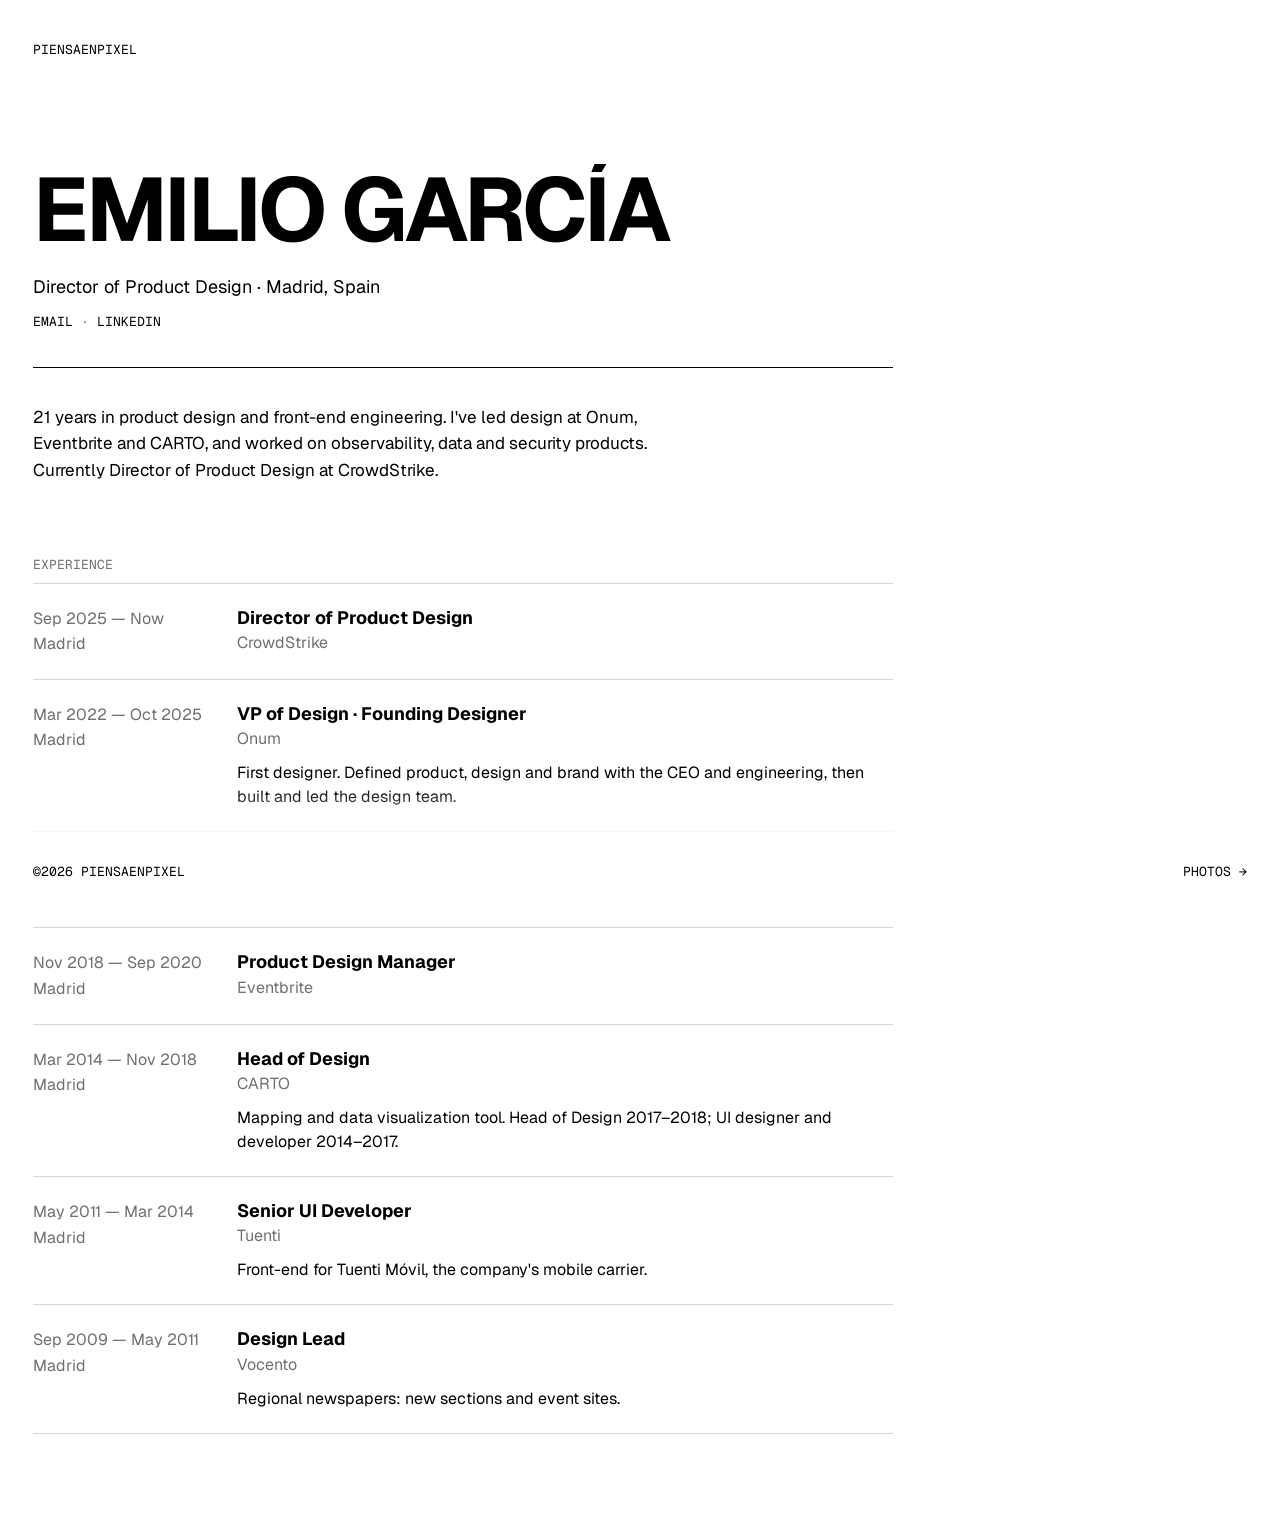
<file: index.html>
<!DOCTYPE html>
<html lang="en">
<head>
  <meta charset="utf-8">
  <meta name="viewport" content="width=device-width, initial-scale=1">
  <title>Emilio García — <p class="role fade">Director of Product Design · Madrid, Spain</p></title>
  <meta name="description" content="21 years in product design and front-end engineering. I&#x27;ve led design at Onum, Eventbrite and CARTO, and worked on observability, data and security products. Currently Director of Product Design at CrowdStrike.">
  <meta name="theme-color" content="#ffffff">
  <link rel="icon" href="photos/img/favicon.svg" type="image/svg+xml">
  <link rel="preconnect" href="https://fonts.googleapis.com">
  <link rel="preconnect" href="https://fonts.gstatic.com" crossorigin>
  <link href="https://fonts.googleapis.com/css2?family=Geist:wght@400;500;700;800&family=Geist+Mono:wght@400;500&display=swap" rel="stylesheet">
  <style>
    :root { --bg: #fff; --ink: #000; --muted: #6f6f6f; --line: #d4d4d4; --gutter: clamp(20px, 2.6vw, 40px); --bar-h: 56px; --ease: cubic-bezier(0.22, 1, 0.36, 1); }
    @media (prefers-color-scheme: dark) { :root { --bg: #121212; --ink: #e8e8e8; --muted: #8f8f8f; --line: #2c2c2c; } }
    *, *::before, *::after { box-sizing: border-box; }
    html { background: var(--bg); color: var(--ink); }
    body { margin: 0; min-height: 100svh; font-family: "Geist", "Helvetica Neue", Helvetica, Arial, sans-serif; font-size: 16px; line-height: 1.5; background: var(--bg); color: var(--ink); padding: calc(var(--gutter) * 1.2) var(--gutter) calc(var(--bar-h) + 32px); -webkit-font-smoothing: antialiased; }
    a { color: inherit; text-decoration: none; }
    .mono { font-family: "Geist Mono", "JetBrains Mono", Menlo, monospace; font-size: 13px; text-transform: uppercase; }
    .top { display: flex; justify-content: space-between; gap: 24px; }
    .top a, .bar a, .links a { position: relative; }
    .top a::after, .bar a::after, .links a::after { content: ""; position: absolute; left: 0; right: 0; bottom: -2px; height: 1px; background: currentColor; transform: scaleX(0); transform-origin: right; transition: transform 0.45s var(--ease); }
    .top a:hover::after, .bar a:hover::after, .links a:hover::after { transform: scaleX(1); transform-origin: left; }
    main { max-width: 860px; padding: clamp(56px, 12vh, 140px) 0 0; }
    h1 { margin: 0; font-weight: 700; font-size: clamp(44px, 7vw, 96px); line-height: 0.95; letter-spacing: -0.035em; text-transform: uppercase; }
    .w { display: inline-block; overflow: hidden; vertical-align: bottom; padding: 0.04em 0.04em 0.1em 0.02em; margin: -0.04em -0.04em -0.1em -0.02em; }
    .w__i { display: inline-block; transform: translateY(110%); animation: up 1s var(--ease) forwards; animation-delay: var(--d, 0ms); }
    @keyframes up { to { transform: none; } }
    .role { margin: 20px 0 0; font-size: 18px; }
    .links { margin: 12px 0 0; color: var(--muted); }
    .links a { color: var(--ink); }
    hr { border: 0; border-top: 1px solid var(--ink); margin: 36px 0; }
    .intro { max-width: 62ch; margin: 0; font-size: 17px; line-height: 1.55; }
    .exp { margin: clamp(48px, 8vh, 80px) 0 0; }
    .exp h2 { margin: 0 0 8px; font-weight: 400; color: var(--muted); }
    .job { display: grid; grid-template-columns: 180px 1fr; gap: 24px; padding: 22px 0; border-top: 1px solid var(--line); }
    .job:last-child { border-bottom: 1px solid var(--line); }
    .job__when { color: var(--muted); line-height: 1.6; }
    .job h3 { margin: 0; font-size: 18px; font-weight: 700; line-height: 1.3; }
    .job__co { margin: 2px 0 0; color: var(--muted); }
    .job__desc { margin: 10px 0 0; max-width: 60ch; }
    .fade { opacity: 0; animation: fade 1s var(--ease) forwards; }
    .fade:nth-of-type(2) { animation-delay: 0.1s; } .fade:nth-of-type(3) { animation-delay: 0.2s; } .fade:nth-of-type(4) { animation-delay: 0.3s; } .fade:nth-of-type(5) { animation-delay: 0.4s; } .fade:nth-of-type(6) { animation-delay: 0.5s; }
    @keyframes fade { to { opacity: 1; } }
    .bar { position: fixed; left: 0; right: 0; bottom: 0; height: calc(var(--bar-h) + 56px); display: flex; justify-content: space-between; align-items: flex-end; padding: 0 var(--gutter) calc((var(--bar-h) - 20px) / 2); color: var(--ink); pointer-events: none; background: linear-gradient(to top, var(--bg) 0%, var(--bg) var(--bar-h), transparent 100%); }
    .bar > * { pointer-events: auto; line-height: 20px; }
    :root[data-env="staging"] .bar span::before { content: "Staging · "; }
    @media (max-width: 640px) { .job { grid-template-columns: 1fr; gap: 6px; } }
    @media (prefers-reduced-motion: reduce) { .w__i, .fade { animation: none; transform: none; opacity: 1; } }
  </style>
</head>
<body>
  <header class="top mono">
    <a href="./">piensaenpixel</a>
  </header>
  <main>
    <h1><span class="w"><span class="w__i" style="--d:0ms">Emilio</span></span> <span class="w"><span class="w__i" style="--d:70ms">García</span></span></h1>
    <p class="role fade">Director of Product Design · Madrid, Spain</p>
    <p class="links mono fade"><a href="mailto:piensaenpixel@gmail.com">Email</a> · <a href="https://www.linkedin.com/in/piensaenpixel/" target="_blank" rel="noopener">LinkedIn</a></p>
    <hr class="fade">
    <p class="intro fade">21 years in product design and front-end engineering. I&#x27;ve led design at Onum, Eventbrite and CARTO, and worked on observability, data and security products. Currently Director of Product Design at CrowdStrike.</p>
    <section class="exp fade"><h2 class="mono">Experience</h2><article class="job"><div class="job__when">Sep 2025 — Now<br>Madrid</div><div class="job__what"><h3>Director of Product Design</h3><p class="job__co">CrowdStrike</p></div></article><article class="job"><div class="job__when">Mar 2022 — Oct 2025<br>Madrid</div><div class="job__what"><h3>VP of Design · Founding Designer</h3><p class="job__co">Onum</p><p class="job__desc">First designer. Defined product, design and brand with the CEO and engineering, then built and led the design team.</p></div></article><article class="job"><div class="job__when">Sep 2020 — Sep 2023<br>Remote</div><div class="job__what"><h3>Principal Product Designer</h3><p class="job__co">New Relic</p></div></article><article class="job"><div class="job__when">Nov 2018 — Sep 2020<br>Madrid</div><div class="job__what"><h3>Product Design Manager</h3><p class="job__co">Eventbrite</p></div></article><article class="job"><div class="job__when">Mar 2014 — Nov 2018<br>Madrid</div><div class="job__what"><h3>Head of Design</h3><p class="job__co">CARTO</p><p class="job__desc">Mapping and data visualization tool. Head of Design 2017–2018; UI designer and developer 2014–2017.</p></div></article><article class="job"><div class="job__when">May 2011 — Mar 2014<br>Madrid</div><div class="job__what"><h3>Senior UI Developer</h3><p class="job__co">Tuenti</p><p class="job__desc">Front-end for Tuenti Móvil, the company&#x27;s mobile carrier.</p></div></article><article class="job"><div class="job__when">Sep 2009 — May 2011<br>Madrid</div><div class="job__what"><h3>Design Lead</h3><p class="job__co">Vocento</p><p class="job__desc">Regional newspapers: new sections and event sites.</p></div></article></section>
  </main>
  <div class="bar mono"><span>©2026 piensaenpixel</span><a href="photos/">Photos →</a></div>
</body>
</html>
</file>
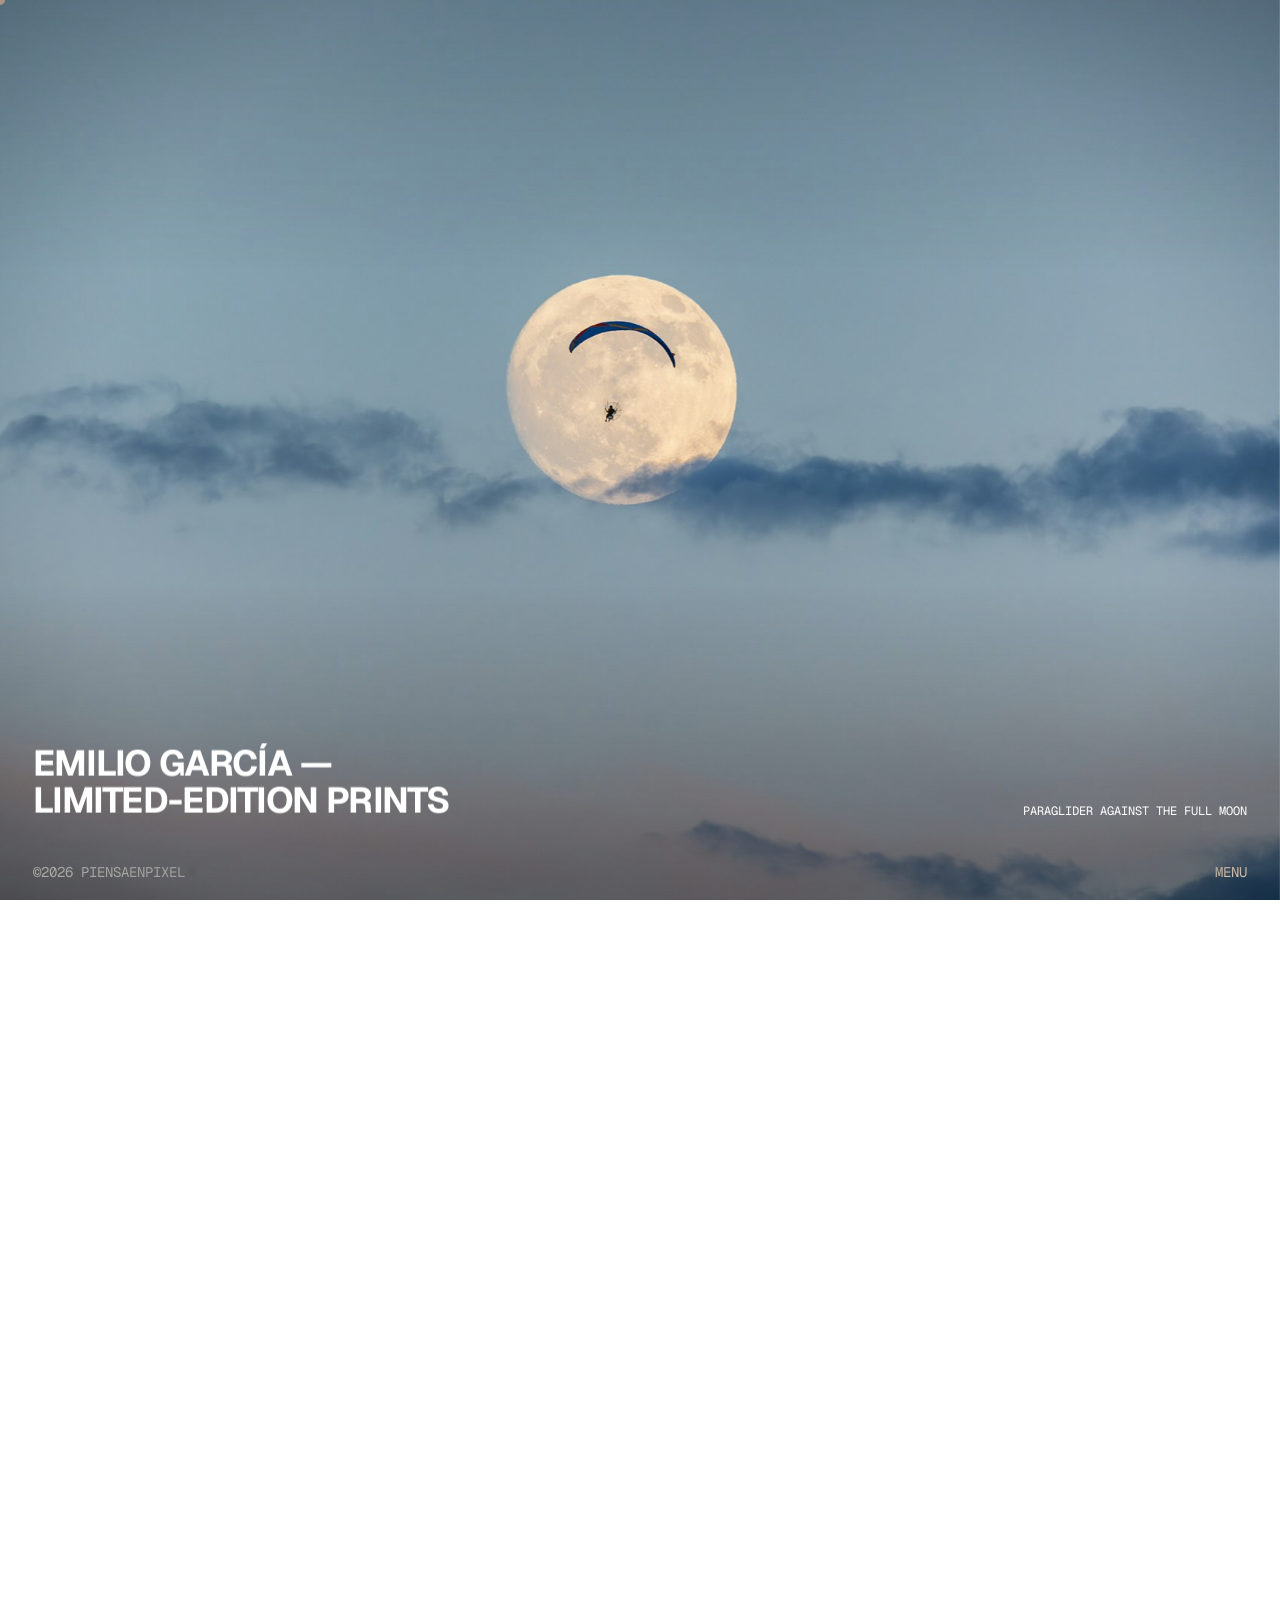
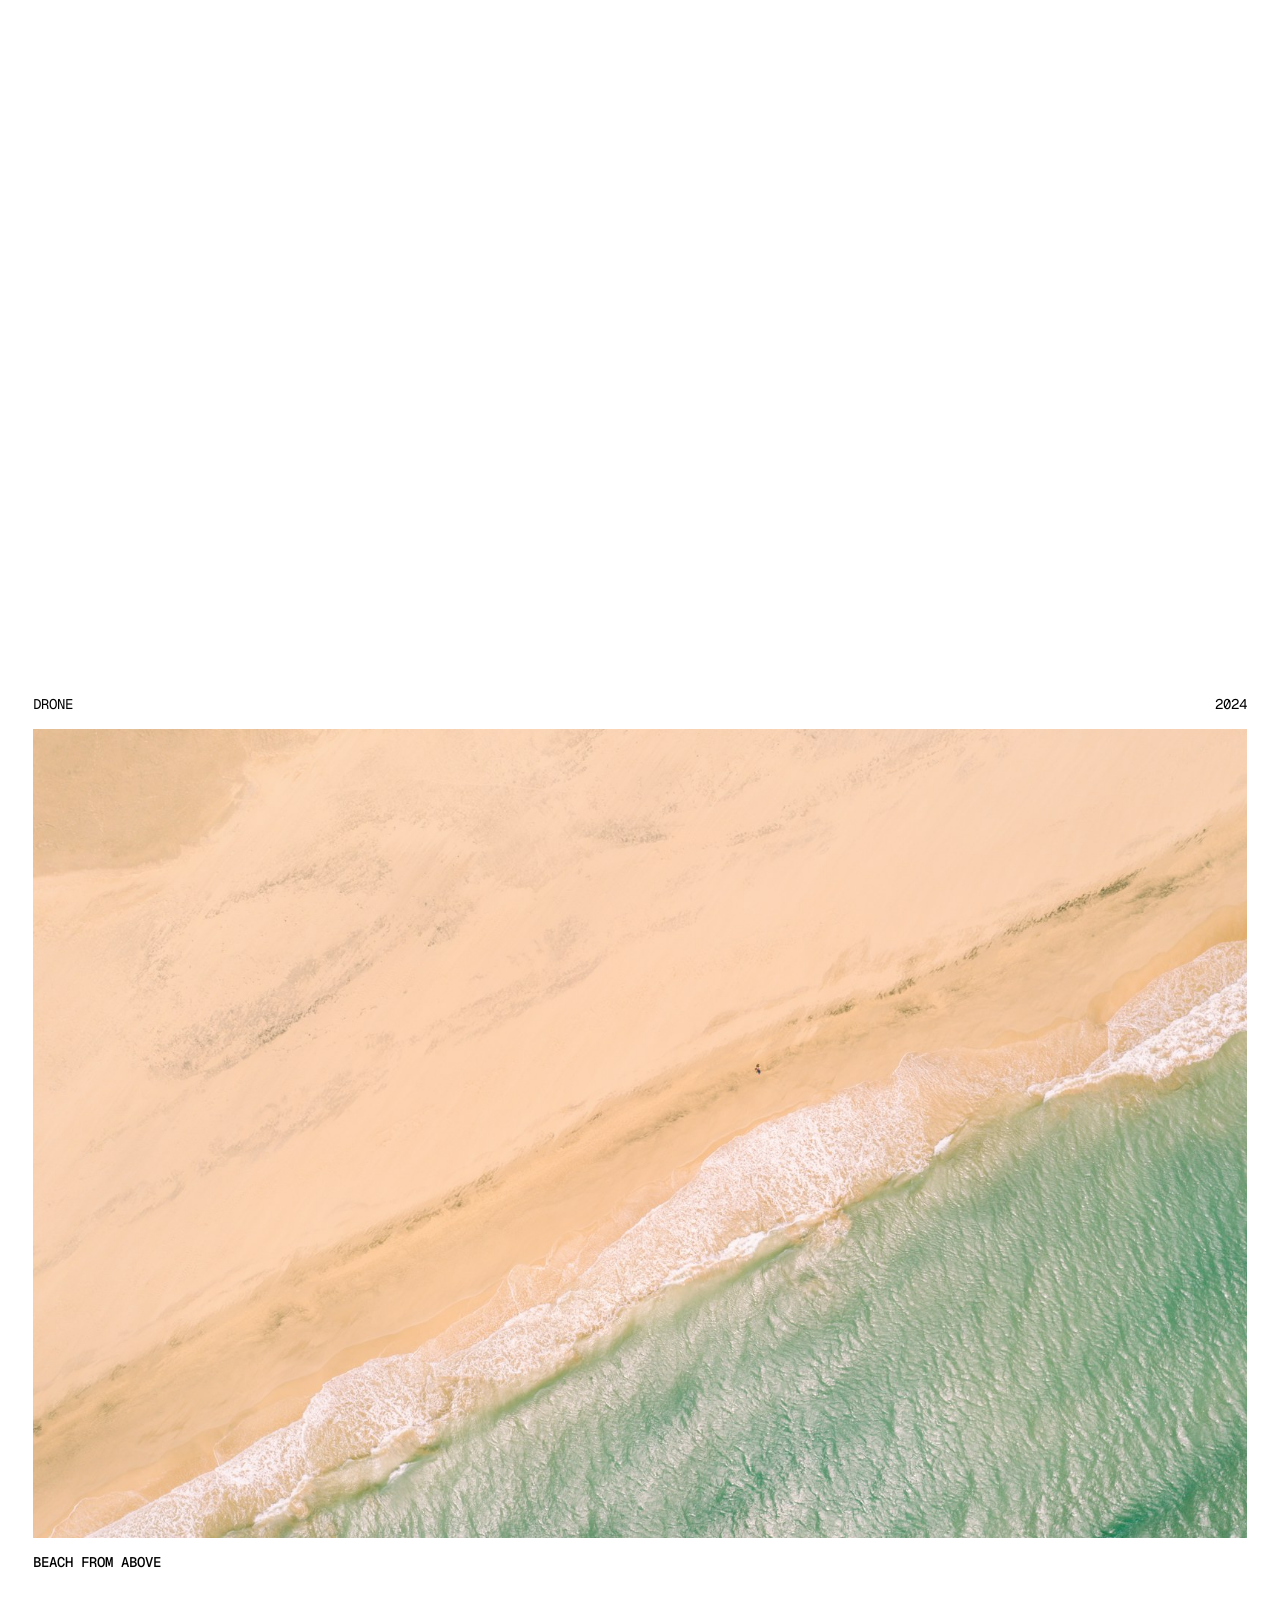
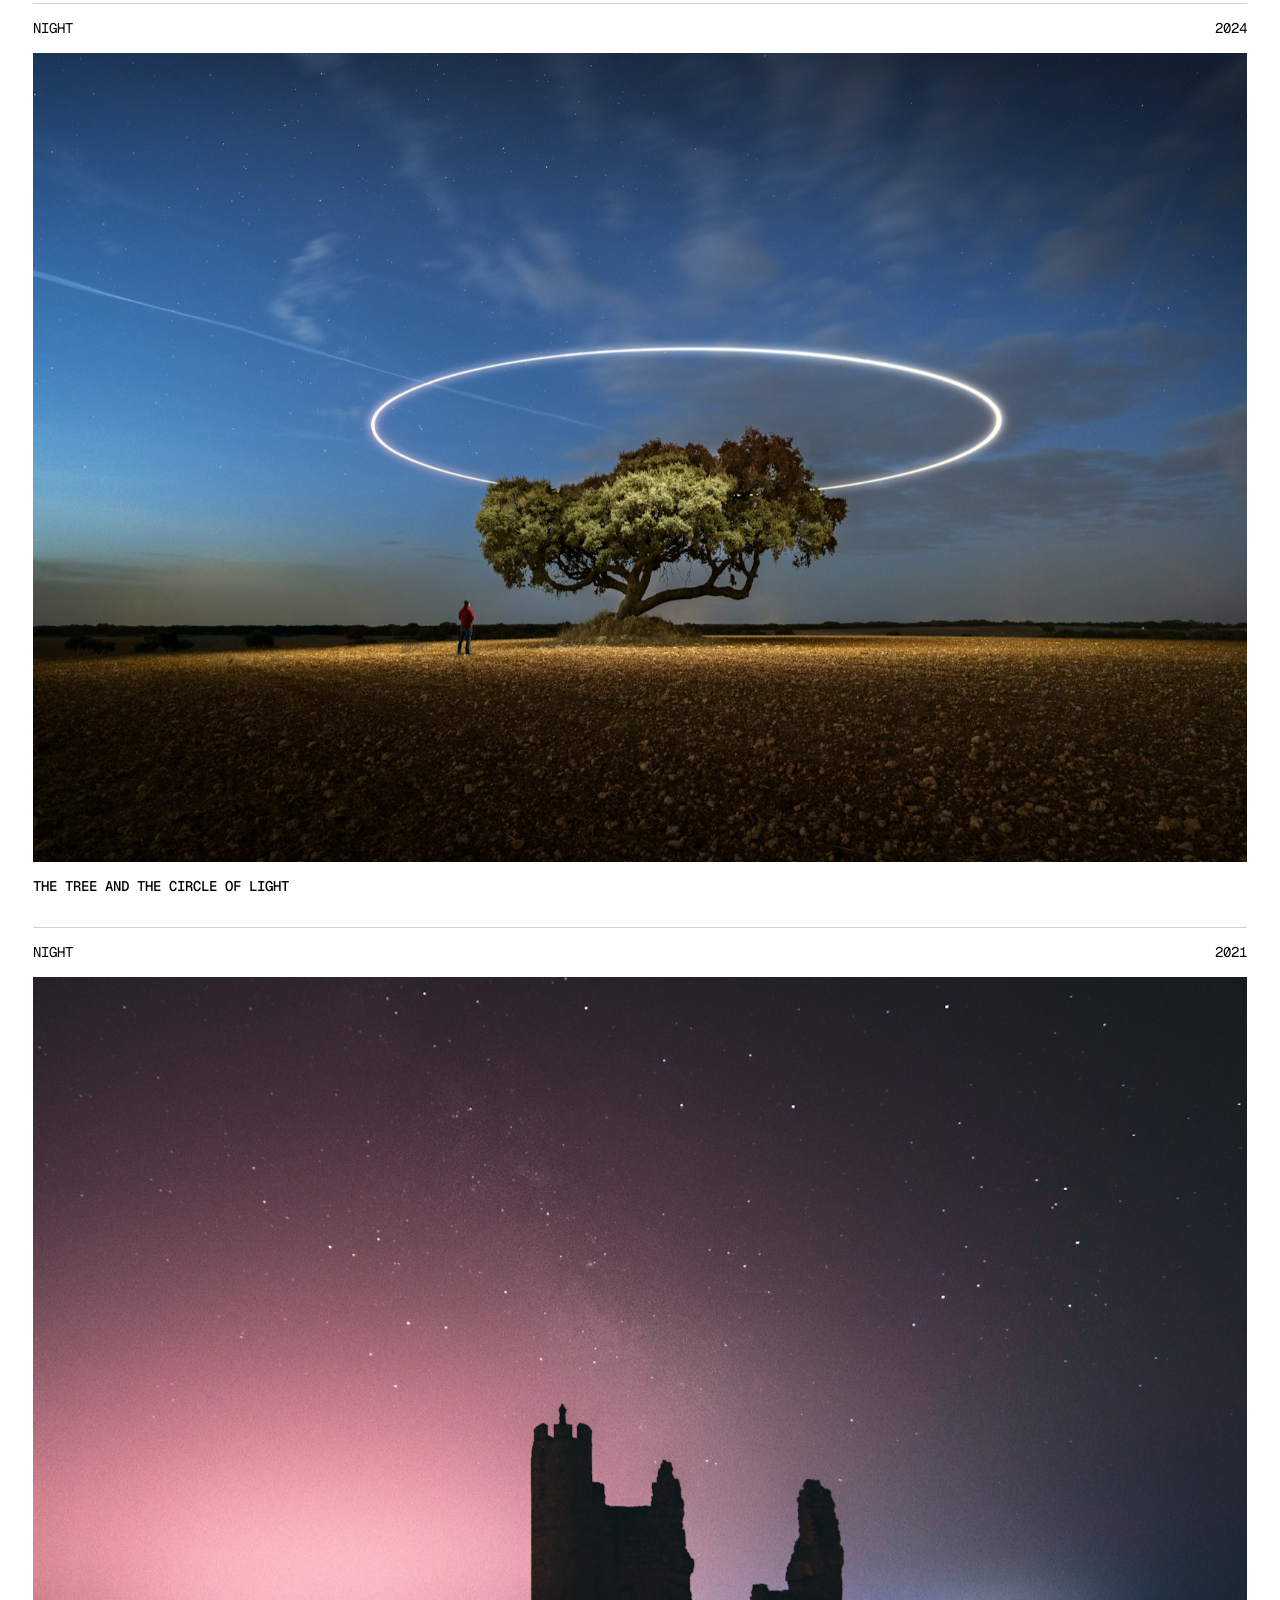
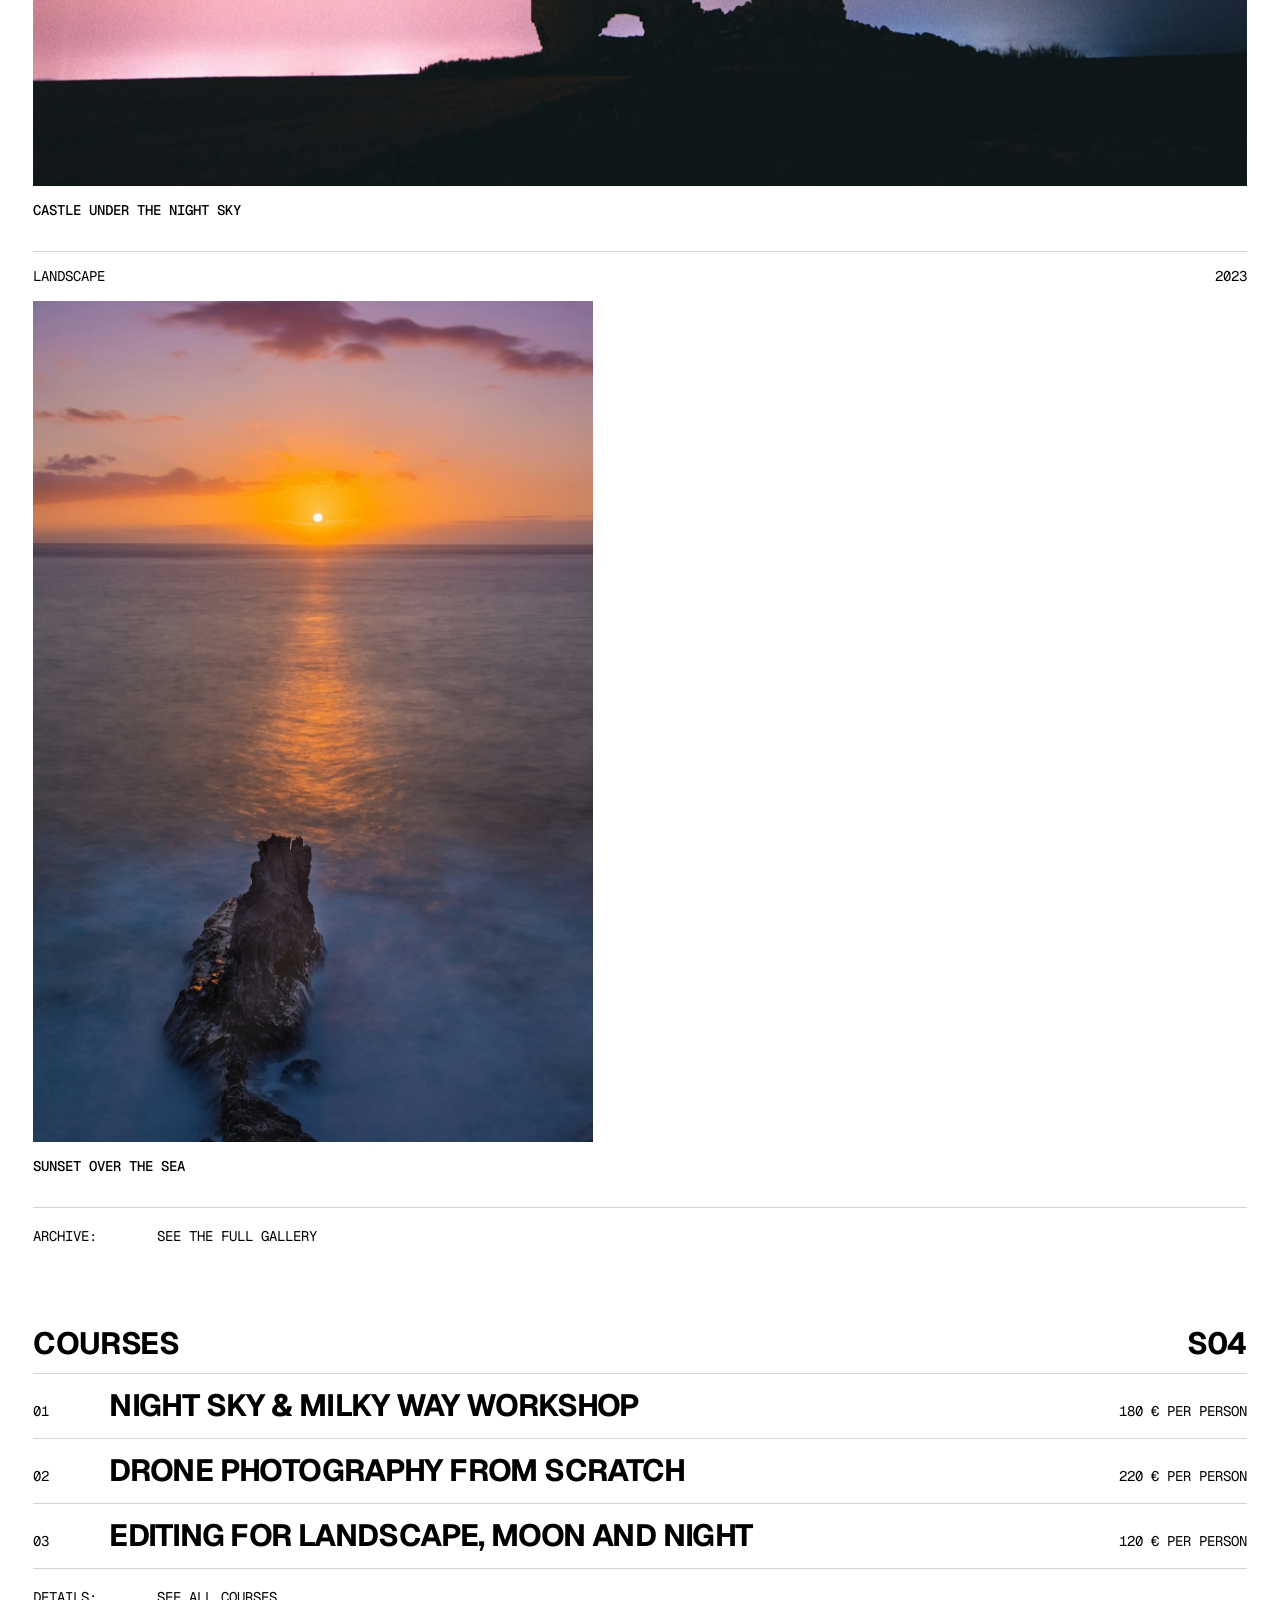
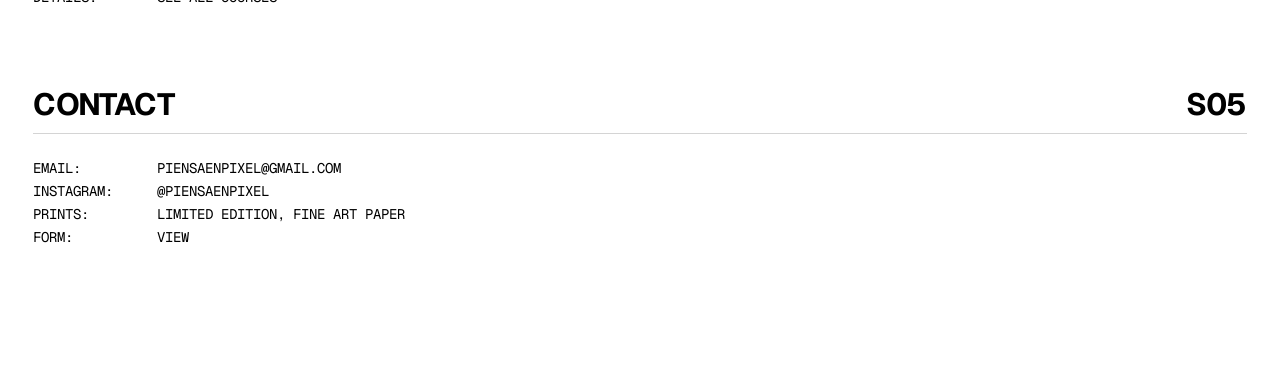
<file: photos/index.html>
<!DOCTYPE html>
<html lang="en">
<head>
  <meta charset="utf-8">
  <meta name="viewport" content="width=device-width, initial-scale=1">
  <title>piensaenpixel — Photography</title>
  <meta name="description" content="Landscape, moon, drone and night photography. Limited-edition prints available.">
  <meta name="theme-color" content="#ffffff">
  <meta property="og:title" content="piensaenpixel — Photography">
  <meta property="og:description" content="Landscape, moon, drone and night photography.">
  <meta property="og:image" content="img/fotos/paisaje_1.jpg">
  <link rel="icon" href="img/favicon.svg" type="image/svg+xml">
  <link rel="preconnect" href="https://fonts.googleapis.com">
  <link rel="preconnect" href="https://fonts.gstatic.com" crossorigin>
  <link href="https://fonts.googleapis.com/css2?family=Geist:wght@500;700;800&family=Geist+Mono:wght@400;500&display=swap" rel="stylesheet">
  <script>
    (function () {
      try {
        var t = localStorage.getItem("theme");
        if (t === "light" || t === "dark") document.documentElement.setAttribute("data-theme", t);
      } catch (e) {}
    })();
  </script>
  <link rel="stylesheet" href="css/style.css?v=4dee3142">
</head>
<body>
  <div class="loader" id="loader" aria-hidden="true">
    <p class="loader__name"><span>piensaenpixel</span></p>
    <p class="loader__sub"><span>Photography — Madrid</span></p>
    <div class="loader__bar"><i></i></div>
  </div>
  <div class="cursor" id="cursor" aria-hidden="true"><span class="cursor__label" id="cursor-label"></span></div>

  <main id="app" class="app" tabindex="-1"></main>

  <div class="bar" id="bar">
    <a class="bar__brand" href="../">©<span id="year"></span> piensaenpixel</a>
    <button class="bar__menu" id="menu-btn" aria-expanded="false" aria-controls="menu"><span data-open>Menu</span><span data-close hidden>Close</span></button>
  </div>

  <div class="menu" id="menu" hidden>
    <nav class="menu__nav" aria-label="Menu">
      <a href="#/"><small>S00</small>Home</a>
      <a href="#/gallery/landscape"><small>S01</small>Landscape</a>
      <a href="#/gallery/moon"><small>S02</small>Moon</a>
      <a href="#/gallery/drone"><small>S03</small>Drone</a>
      <a href="#/gallery/night"><small>S04</small>Night</a>
      <a href="#/about"><small>S05</small>About</a>
      <a href="#/courses"><small>S06</small>Courses</a>
      <a href="#/contact"><small>S07</small>Contact</a>
    </nav>
    <div class="menu__foot">
      <div class="menu__row"><span>Home:</span><span><a href="../">piensaenpixel.es</a></span></div>
      <div class="menu__row"><span>Social:</span><span><a href="https://www.instagram.com/piensaenpixel/" target="_blank" rel="noopener">Instagram</a><br><a href="https://unsplash.com/@piensaenpixel" target="_blank" rel="noopener">Unsplash</a></span></div>
      <div class="menu__row menu__row--theme"><span>Theme:</span><button class="menu__theme" id="theme-btn" type="button"><span data-theme-label>Light</span></button></div>
    </div>
  </div>

  <noscript><p class="noscript">This site needs JavaScript to show the gallery.</p></noscript>

  <script src="js/data.js?v=4dee3142"></script>
  <script src="js/app.js?v=4dee3142"></script>
</body>
</html>
</file>
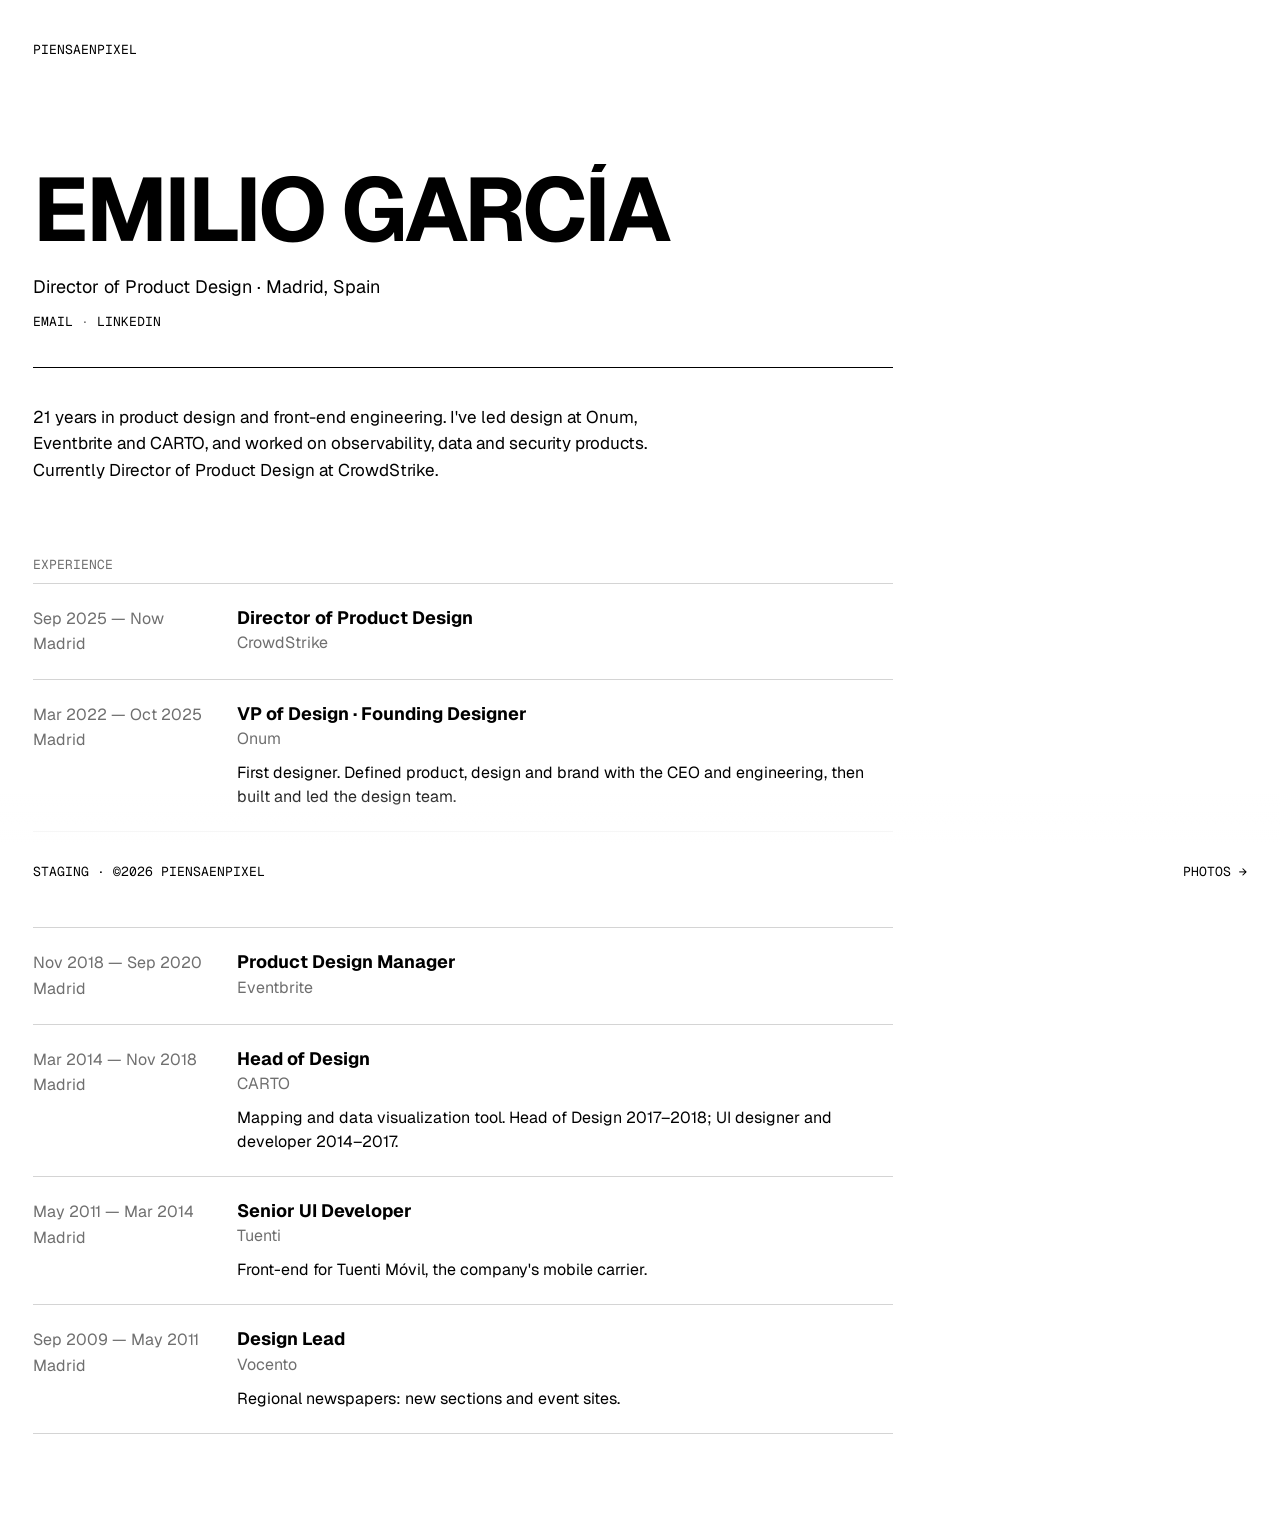
<file: staging/index.html>
<!DOCTYPE html>
<html lang="en" data-env="staging">
<head>
  <meta charset="utf-8">
  <meta name="viewport" content="width=device-width, initial-scale=1">
  <title>Emilio García — <p class="role fade">Director of Product Design · Madrid, Spain</p></title>
  <meta name="description" content="21 years in product design and front-end engineering. I&#x27;ve led design at Onum, Eventbrite and CARTO, and worked on observability, data and security products. Currently Director of Product Design at CrowdStrike.">
  <meta name="theme-color" content="#ffffff">
  <meta name="robots" content="noindex, nofollow">
  <link rel="icon" href="photos/img/favicon.svg" type="image/svg+xml">
  <link rel="preconnect" href="https://fonts.googleapis.com">
  <link rel="preconnect" href="https://fonts.gstatic.com" crossorigin>
  <link href="https://fonts.googleapis.com/css2?family=Geist:wght@400;500;700;800&family=Geist+Mono:wght@400;500&display=swap" rel="stylesheet">
  <style>
    :root { --bg: #fff; --ink: #000; --muted: #6f6f6f; --line: #d4d4d4; --gutter: clamp(20px, 2.6vw, 40px); --bar-h: 56px; --ease: cubic-bezier(0.22, 1, 0.36, 1); }
    @media (prefers-color-scheme: dark) { :root { --bg: #121212; --ink: #e8e8e8; --muted: #8f8f8f; --line: #2c2c2c; } }
    *, *::before, *::after { box-sizing: border-box; }
    html { background: var(--bg); color: var(--ink); }
    body { margin: 0; min-height: 100svh; font-family: "Geist", "Helvetica Neue", Helvetica, Arial, sans-serif; font-size: 16px; line-height: 1.5; background: var(--bg); color: var(--ink); padding: calc(var(--gutter) * 1.2) var(--gutter) calc(var(--bar-h) + 32px); -webkit-font-smoothing: antialiased; }
    a { color: inherit; text-decoration: none; }
    .mono { font-family: "Geist Mono", "JetBrains Mono", Menlo, monospace; font-size: 13px; text-transform: uppercase; }
    .top { display: flex; justify-content: space-between; gap: 24px; }
    .top a, .bar a, .links a { position: relative; }
    .top a::after, .bar a::after, .links a::after { content: ""; position: absolute; left: 0; right: 0; bottom: -2px; height: 1px; background: currentColor; transform: scaleX(0); transform-origin: right; transition: transform 0.45s var(--ease); }
    .top a:hover::after, .bar a:hover::after, .links a:hover::after { transform: scaleX(1); transform-origin: left; }
    main { max-width: 860px; padding: clamp(56px, 12vh, 140px) 0 0; }
    h1 { margin: 0; font-weight: 700; font-size: clamp(44px, 7vw, 96px); line-height: 0.95; letter-spacing: -0.035em; text-transform: uppercase; }
    .w { display: inline-block; overflow: hidden; vertical-align: bottom; padding: 0.04em 0.04em 0.1em 0.02em; margin: -0.04em -0.04em -0.1em -0.02em; }
    .w__i { display: inline-block; transform: translateY(110%); animation: up 1s var(--ease) forwards; animation-delay: var(--d, 0ms); }
    @keyframes up { to { transform: none; } }
    .role { margin: 20px 0 0; font-size: 18px; }
    .links { margin: 12px 0 0; color: var(--muted); }
    .links a { color: var(--ink); }
    hr { border: 0; border-top: 1px solid var(--ink); margin: 36px 0; }
    .intro { max-width: 62ch; margin: 0; font-size: 17px; line-height: 1.55; }
    .exp { margin: clamp(48px, 8vh, 80px) 0 0; }
    .exp h2 { margin: 0 0 8px; font-weight: 400; color: var(--muted); }
    .job { display: grid; grid-template-columns: 180px 1fr; gap: 24px; padding: 22px 0; border-top: 1px solid var(--line); }
    .job:last-child { border-bottom: 1px solid var(--line); }
    .job__when { color: var(--muted); line-height: 1.6; }
    .job h3 { margin: 0; font-size: 18px; font-weight: 700; line-height: 1.3; }
    .job__co { margin: 2px 0 0; color: var(--muted); }
    .job__desc { margin: 10px 0 0; max-width: 60ch; }
    .fade { opacity: 0; animation: fade 1s var(--ease) forwards; }
    .fade:nth-of-type(2) { animation-delay: 0.1s; } .fade:nth-of-type(3) { animation-delay: 0.2s; } .fade:nth-of-type(4) { animation-delay: 0.3s; } .fade:nth-of-type(5) { animation-delay: 0.4s; } .fade:nth-of-type(6) { animation-delay: 0.5s; }
    @keyframes fade { to { opacity: 1; } }
    .bar { position: fixed; left: 0; right: 0; bottom: 0; height: calc(var(--bar-h) + 56px); display: flex; justify-content: space-between; align-items: flex-end; padding: 0 var(--gutter) calc((var(--bar-h) - 20px) / 2); color: var(--ink); pointer-events: none; background: linear-gradient(to top, var(--bg) 0%, var(--bg) var(--bar-h), transparent 100%); }
    .bar > * { pointer-events: auto; line-height: 20px; }
    :root[data-env="staging"] .bar span::before { content: "Staging · "; }
    @media (max-width: 640px) { .job { grid-template-columns: 1fr; gap: 6px; } }
    @media (prefers-reduced-motion: reduce) { .w__i, .fade { animation: none; transform: none; opacity: 1; } }
  </style>
</head>
<body>
  <header class="top mono">
    <a href="./">piensaenpixel</a>
  </header>
  <main>
    <h1><span class="w"><span class="w__i" style="--d:0ms">Emilio</span></span> <span class="w"><span class="w__i" style="--d:70ms">García</span></span></h1>
    <p class="role fade">Director of Product Design · Madrid, Spain</p>
    <p class="links mono fade"><a href="mailto:piensaenpixel@gmail.com">Email</a> · <a href="https://www.linkedin.com/in/piensaenpixel/" target="_blank" rel="noopener">LinkedIn</a></p>
    <hr class="fade">
    <p class="intro fade">21 years in product design and front-end engineering. I&#x27;ve led design at Onum, Eventbrite and CARTO, and worked on observability, data and security products. Currently Director of Product Design at CrowdStrike.</p>
    <section class="exp fade"><h2 class="mono">Experience</h2><article class="job"><div class="job__when">Sep 2025 — Now<br>Madrid</div><div class="job__what"><h3>Director of Product Design</h3><p class="job__co">CrowdStrike</p></div></article><article class="job"><div class="job__when">Mar 2022 — Oct 2025<br>Madrid</div><div class="job__what"><h3>VP of Design · Founding Designer</h3><p class="job__co">Onum</p><p class="job__desc">First designer. Defined product, design and brand with the CEO and engineering, then built and led the design team.</p></div></article><article class="job"><div class="job__when">Sep 2020 — Sep 2023<br>Remote</div><div class="job__what"><h3>Principal Product Designer</h3><p class="job__co">New Relic</p></div></article><article class="job"><div class="job__when">Nov 2018 — Sep 2020<br>Madrid</div><div class="job__what"><h3>Product Design Manager</h3><p class="job__co">Eventbrite</p></div></article><article class="job"><div class="job__when">Mar 2014 — Nov 2018<br>Madrid</div><div class="job__what"><h3>Head of Design</h3><p class="job__co">CARTO</p><p class="job__desc">Mapping and data visualization tool. Head of Design 2017–2018; UI designer and developer 2014–2017.</p></div></article><article class="job"><div class="job__when">May 2011 — Mar 2014<br>Madrid</div><div class="job__what"><h3>Senior UI Developer</h3><p class="job__co">Tuenti</p><p class="job__desc">Front-end for Tuenti Móvil, the company&#x27;s mobile carrier.</p></div></article><article class="job"><div class="job__when">Sep 2009 — May 2011<br>Madrid</div><div class="job__what"><h3>Design Lead</h3><p class="job__co">Vocento</p><p class="job__desc">Regional newspapers: new sections and event sites.</p></div></article></section>
  </main>
  <div class="bar mono"><span>©2026 piensaenpixel</span><a href="photos/">Photos →</a></div>
</body>
</html>
</file>
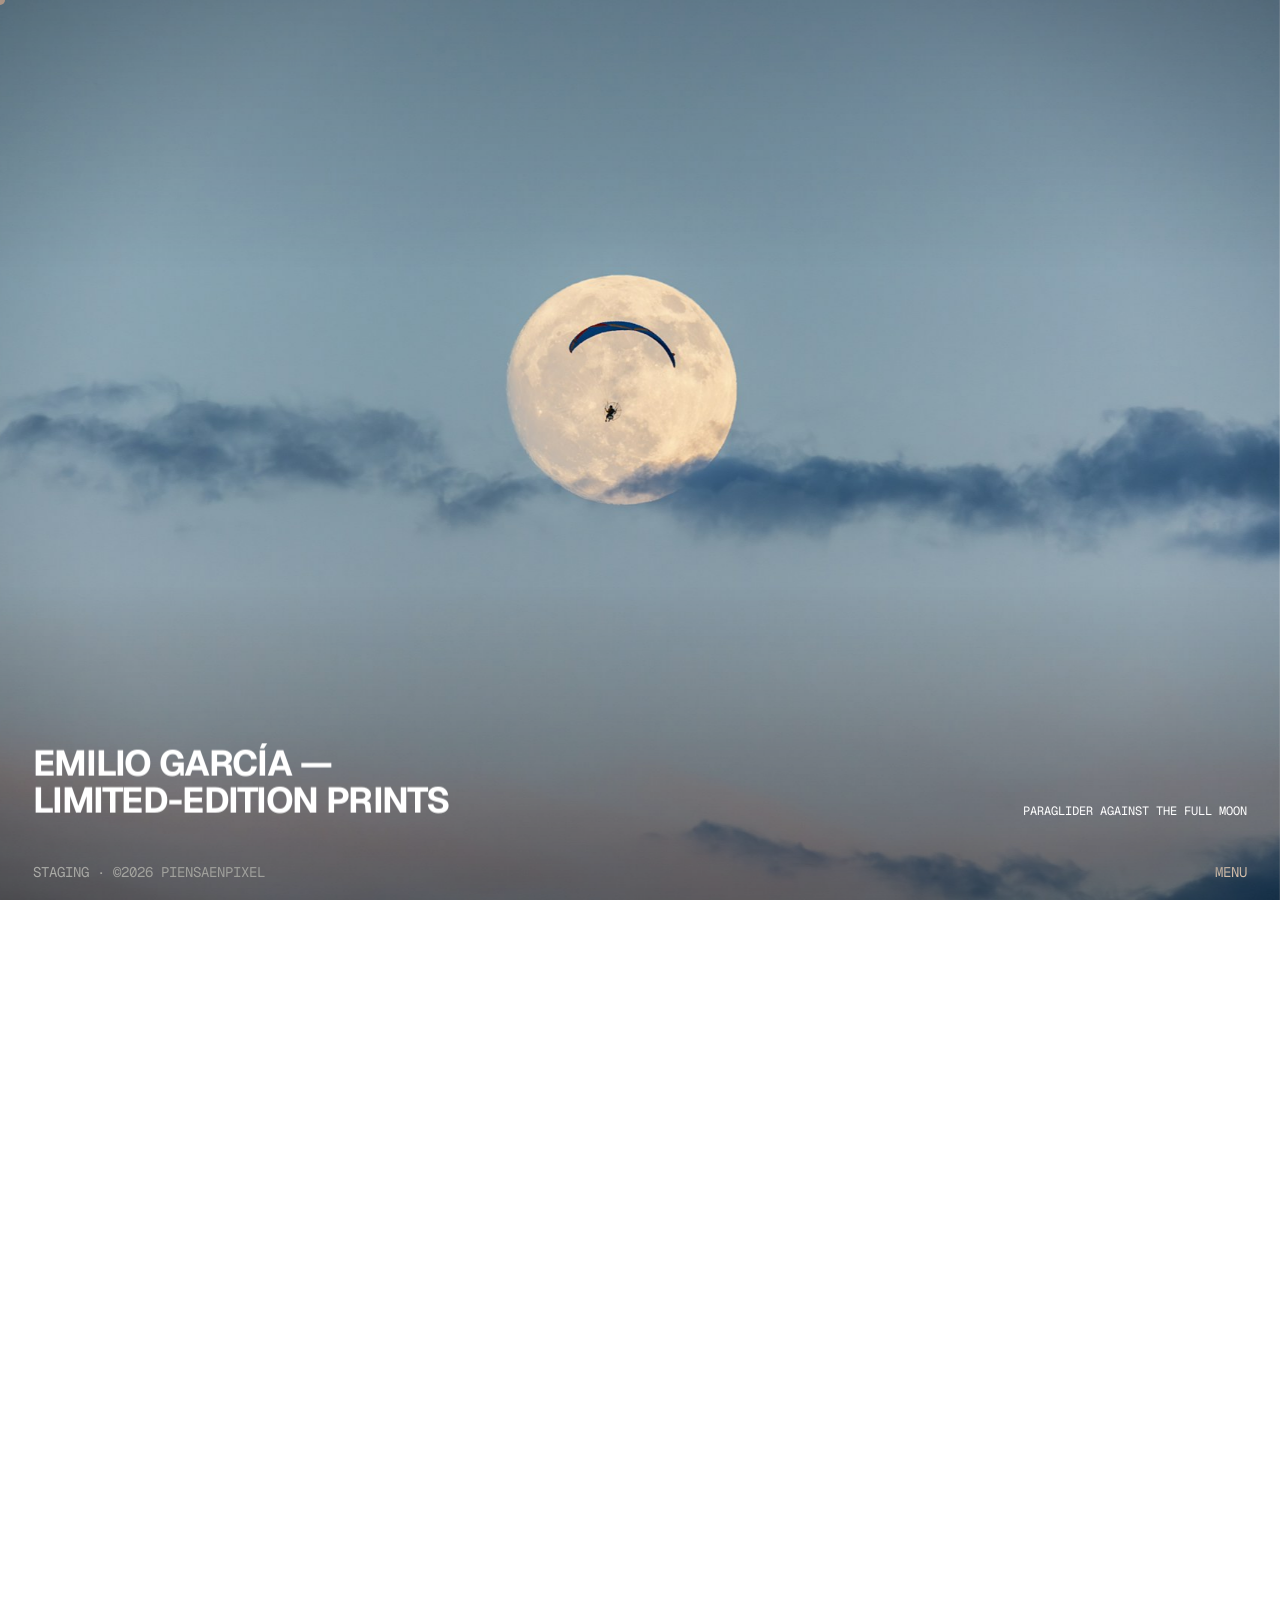
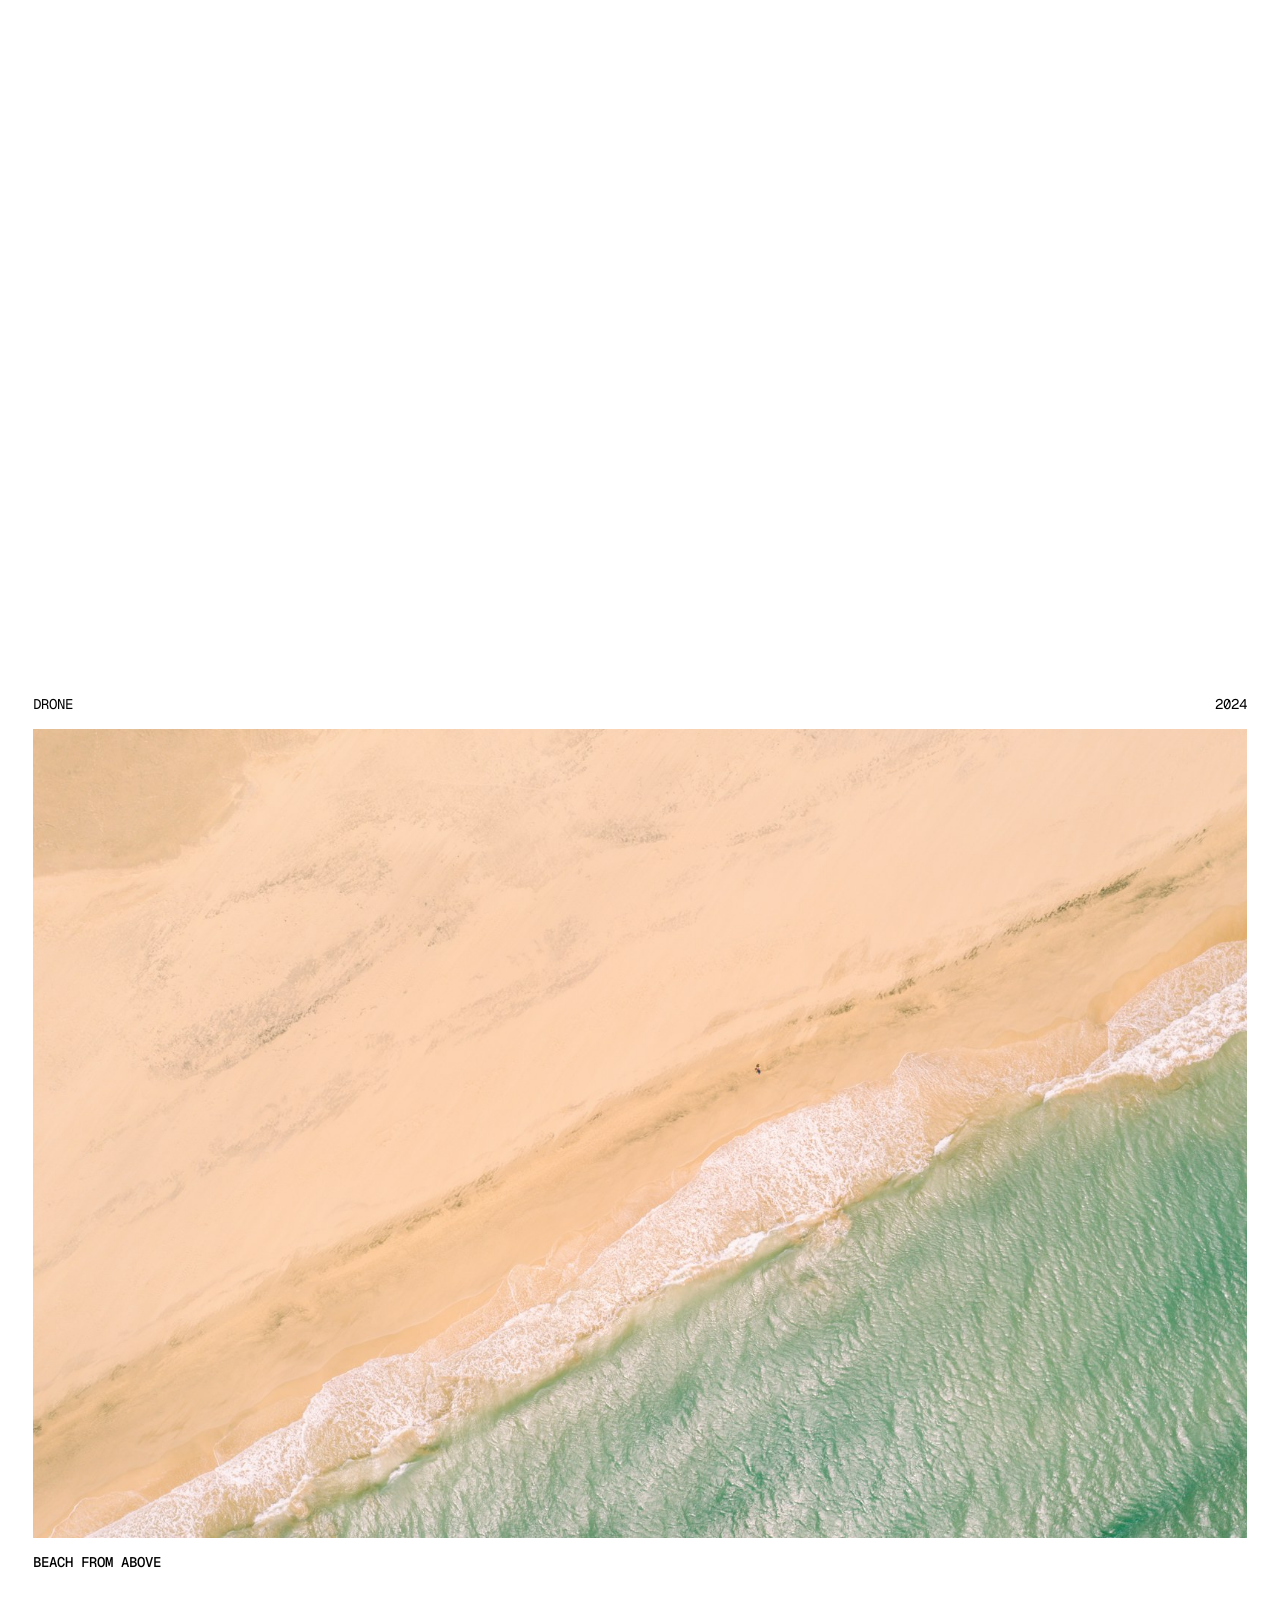
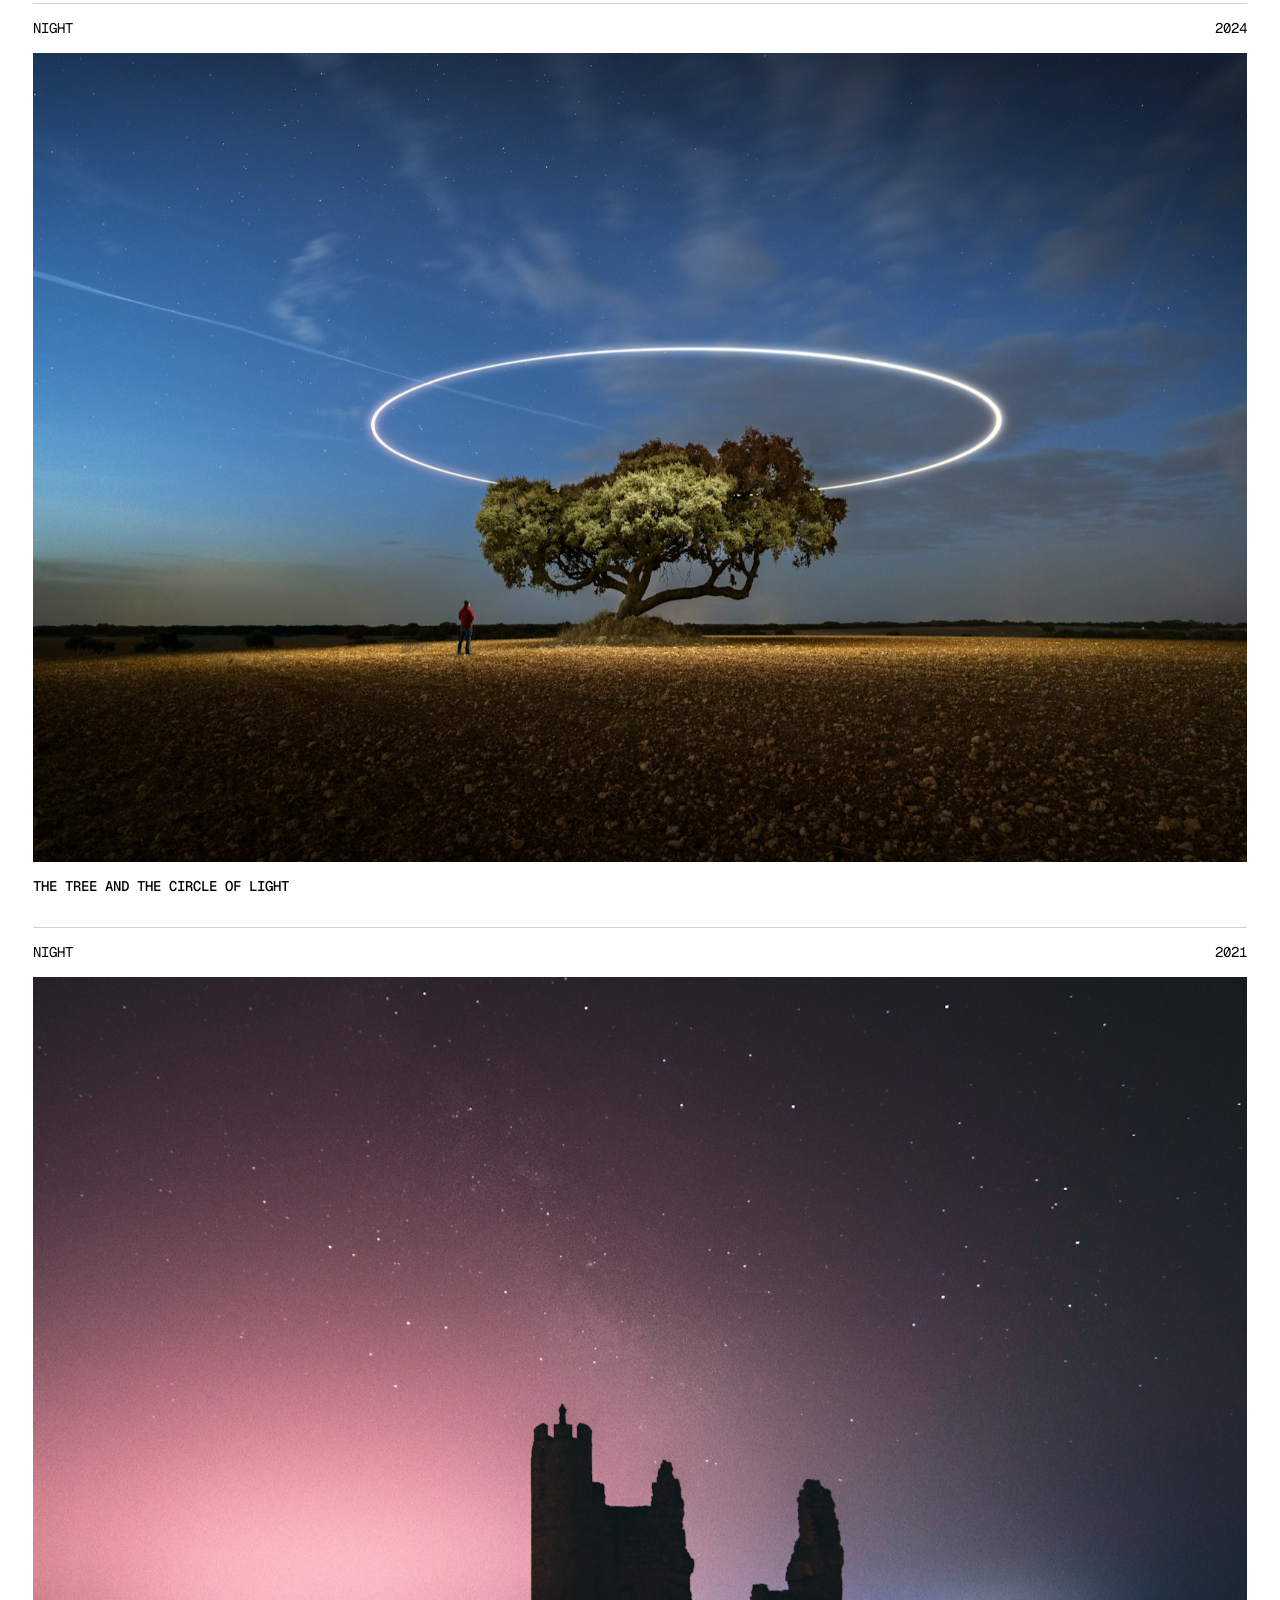
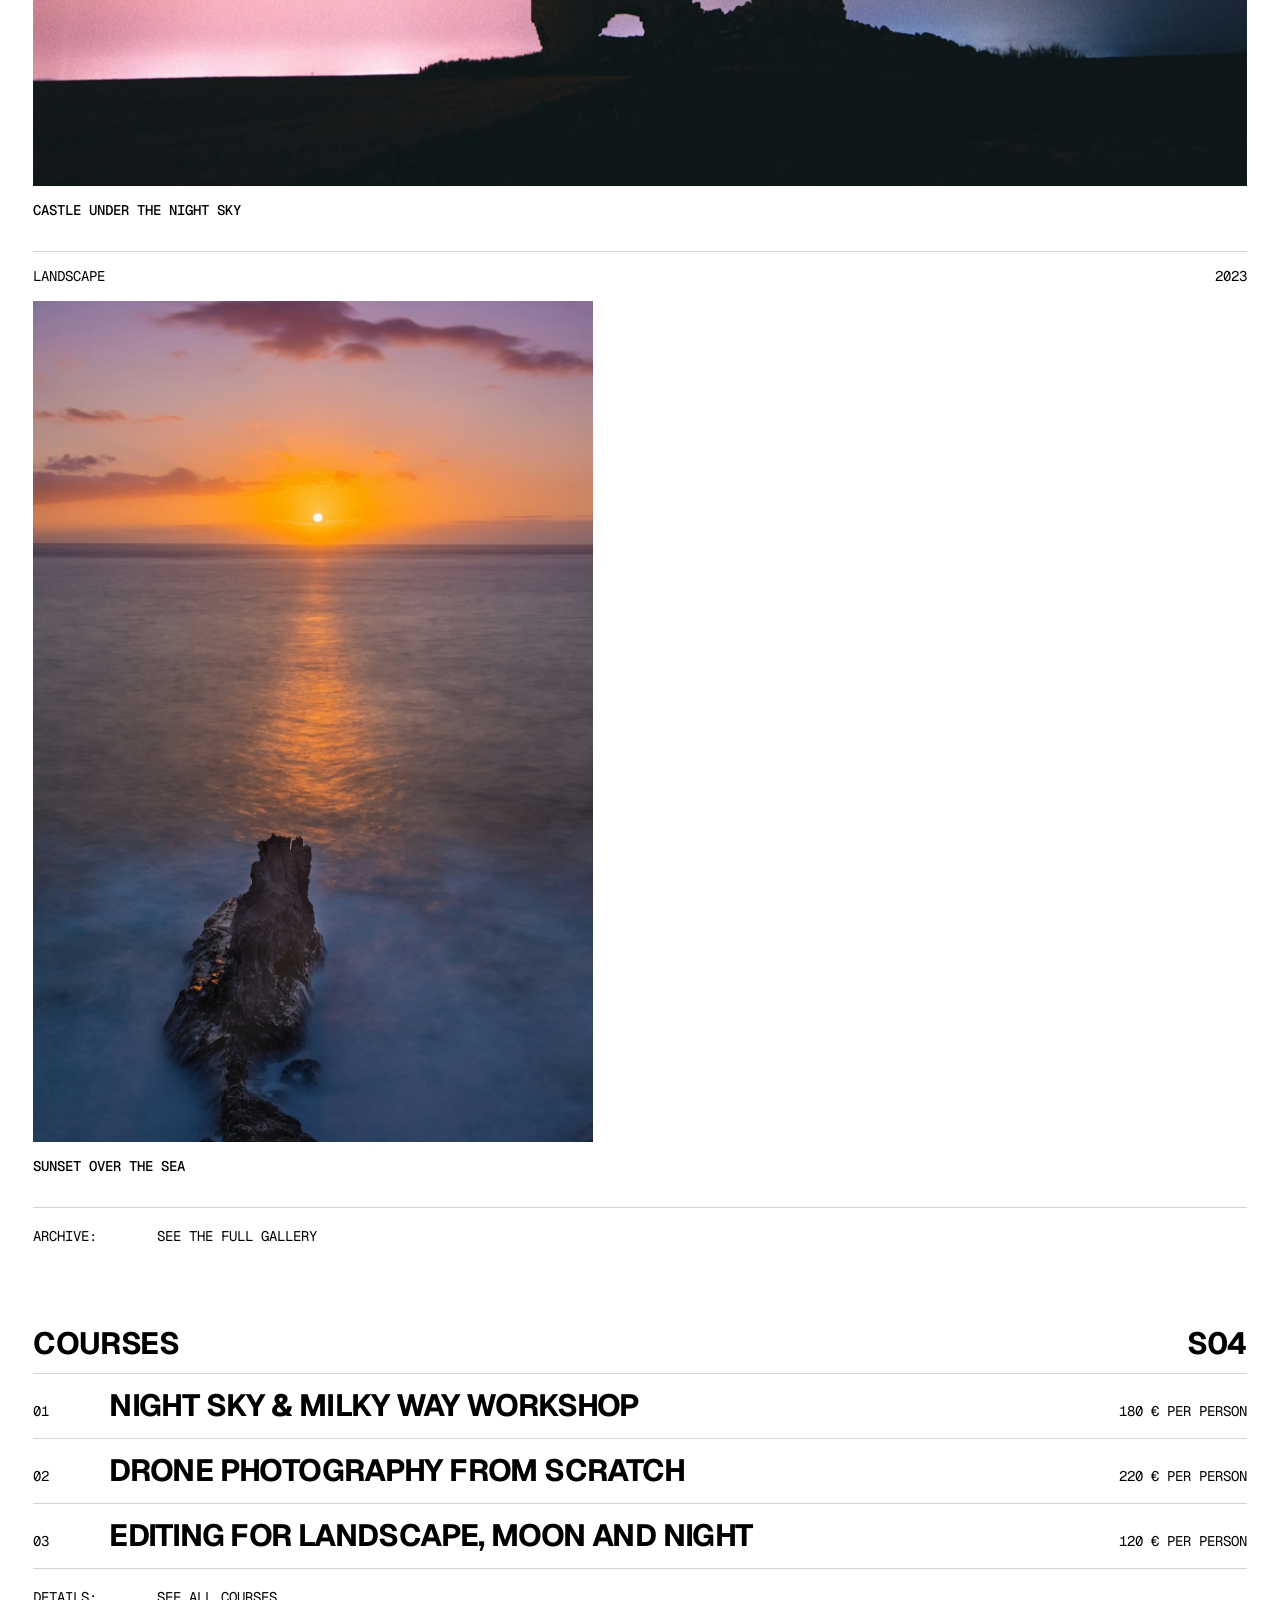
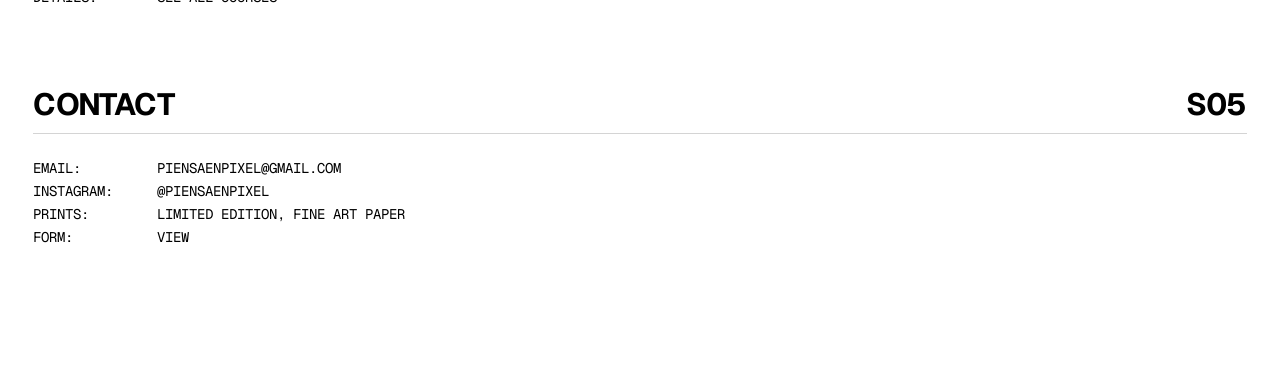
<file: staging/photos/index.html>
<!DOCTYPE html>
<html lang="en" data-env="staging">
<head>
  <meta charset="utf-8">
  <meta name="viewport" content="width=device-width, initial-scale=1">
  <title>piensaenpixel — Photography</title>
  <meta name="description" content="Landscape, moon, drone and night photography. Limited-edition prints available.">
  <meta name="theme-color" content="#ffffff">
  <meta property="og:title" content="piensaenpixel — Photography">
  <meta property="og:description" content="Landscape, moon, drone and night photography.">
  <meta property="og:image" content="img/fotos/paisaje_1.jpg">
  <link rel="icon" href="img/favicon.svg" type="image/svg+xml">
  <link rel="preconnect" href="https://fonts.googleapis.com">
  <link rel="preconnect" href="https://fonts.gstatic.com" crossorigin>
  <link href="https://fonts.googleapis.com/css2?family=Geist:wght@500;700;800&family=Geist+Mono:wght@400;500&display=swap" rel="stylesheet">
  <script>
    (function () {
      try {
        var t = localStorage.getItem("theme");
        if (t === "light" || t === "dark") document.documentElement.setAttribute("data-theme", t);
      } catch (e) {}
    })();
  </script>
  <link rel="stylesheet" href="css/style.css?v=4dee3142">
  <meta name="robots" content="noindex, nofollow">
</head>
<body>
  <div class="loader" id="loader" aria-hidden="true">
    <p class="loader__name"><span>piensaenpixel</span></p>
    <p class="loader__sub"><span>Photography — Madrid</span></p>
    <div class="loader__bar"><i></i></div>
  </div>
  <div class="cursor" id="cursor" aria-hidden="true"><span class="cursor__label" id="cursor-label"></span></div>

  <main id="app" class="app" tabindex="-1"></main>

  <div class="bar" id="bar">
    <a class="bar__brand" href="../">©<span id="year"></span> piensaenpixel</a>
    <button class="bar__menu" id="menu-btn" aria-expanded="false" aria-controls="menu"><span data-open>Menu</span><span data-close hidden>Close</span></button>
  </div>

  <div class="menu" id="menu" hidden>
    <nav class="menu__nav" aria-label="Menu">
      <a href="#/"><small>S00</small>Home</a>
      <a href="#/gallery/landscape"><small>S01</small>Landscape</a>
      <a href="#/gallery/moon"><small>S02</small>Moon</a>
      <a href="#/gallery/drone"><small>S03</small>Drone</a>
      <a href="#/gallery/night"><small>S04</small>Night</a>
      <a href="#/about"><small>S05</small>About</a>
      <a href="#/courses"><small>S06</small>Courses</a>
      <a href="#/contact"><small>S07</small>Contact</a>
    </nav>
    <div class="menu__foot">
      <div class="menu__row"><span>Home:</span><span><a href="../">piensaenpixel.es</a></span></div>
      <div class="menu__row"><span>Social:</span><span><a href="https://www.instagram.com/piensaenpixel/" target="_blank" rel="noopener">Instagram</a><br><a href="https://unsplash.com/@piensaenpixel" target="_blank" rel="noopener">Unsplash</a></span></div>
      <div class="menu__row menu__row--theme"><span>Theme:</span><button class="menu__theme" id="theme-btn" type="button"><span data-theme-label>Light</span></button></div>
    </div>
  </div>

  <noscript><p class="noscript">This site needs JavaScript to show the gallery.</p></noscript>

  <script src="js/data.js?v=4dee3142"></script>
  <script src="js/app.js?v=4dee3142"></script>
</body>
</html>
</file>
<file: photos/css/style.css>
/* =====================================================================
   PIENSA EN PIXEL — hoja de estilos
   Blanco y negro. Geist (negrita, mayúsculas) para títulos y
   Geist Mono (mayúsculas) para todo lo demás. Sin adornos.
   ===================================================================== */

:root {
  --bg: #ffffff;
  --ink: #000000;
  --muted: #8a8a8a;
  --line: #d4d4d4;
  --fill: #e4e4e4;
  --stage: #f1f1f1;
  --shadow: none;
  color-scheme: light;

  --sans: "Geist", "Helvetica Neue", Helvetica, Arial, sans-serif;
  --mono: "Geist Mono", "JetBrains Mono", "SFMono-Regular", Menlo, monospace;

  --gutter: clamp(20px, 2.6vw, 40px);
  --bar-h: 56px;
  --ease: cubic-bezier(0.22, 1, 0.36, 1);
  --ease-in-out: cubic-bezier(0.65, 0, 0.35, 1);
}
:root[data-theme="dark"] {
  /* Dark mode: dark grey instead of pure black, off-white text (less contrast fatigue). */
  --bg: #121212;
  --ink: #e8e8e8;
  --muted: #8f8f8f;
  --line: #2c2c2c;
  --fill: #1f1f1f;
  --stage: #1a1a1a;
  color-scheme: dark;
}

*, *::before, *::after { box-sizing: border-box; }
html { background: var(--bg); color: var(--ink); -webkit-text-size-adjust: 100%; }
html.theme-switching, html.theme-switching * { transition: background-color 0.4s ease, color 0.4s ease, border-color 0.4s ease !important; }

body {
  margin: 0;
  font-family: var(--mono);
  font-weight: 400;
  font-size: 14px;
  line-height: 1.5;
  text-transform: uppercase;
  letter-spacing: 0;
  background: var(--bg);
  color: var(--ink);
  min-height: 100vh;
  padding-bottom: var(--bar-h);
  overflow-x: hidden;
  -webkit-font-smoothing: antialiased;
}
body.menu-open { overflow: hidden; }

img { display: block; max-width: 100%; height: auto; }
a { color: inherit; text-decoration: none; }
button { font: inherit; color: inherit; background: none; border: 0; padding: 0; cursor: pointer; text-transform: inherit; }
h1, h2, h3, p, dl, dd, dt { margin: 0; }
::selection { background: var(--ink); color: var(--bg); }
:focus-visible { outline: 1px solid var(--ink); outline-offset: 3px; }

/* ------------------------------------------------------------ tipografía */
.t-display {
  font-family: var(--sans);
  font-weight: 700;
  font-size: clamp(52px, 9.5vw, 150px);
  line-height: 0.92;
  letter-spacing: -0.035em;
  text-transform: uppercase;
}
.t-section {
  font-family: var(--sans);
  font-weight: 700;
  font-size: clamp(22px, 2.4vw, 34px);
  line-height: 1;
  letter-spacing: -0.02em;
  text-transform: uppercase;
}
.t-hero {
  font-family: var(--sans);
  font-weight: 700;
  font-size: clamp(22px, 2.8vw, 40px);
  line-height: 1.05;
  letter-spacing: -0.02em;
  text-transform: uppercase;
}
.t-muted { color: var(--muted); }
.link {
  position: relative;
  display: inline-block;
}
.link::after {
  content: "";
  position: absolute; left: 0; right: 0; bottom: -1px;
  height: 1px; background: currentColor;
  transform: scaleX(0); transform-origin: right;
  transition: transform 0.45s var(--ease);
}
.link:hover::after { transform: scaleX(1); transform-origin: left; }

/* --------------------------------------------------------------- layout */
.wrap { padding-inline: var(--gutter); }
.app { min-height: 100vh; }

.section { padding: clamp(56px, 9vh, 110px) var(--gutter) 0; }
.section__head {
  display: flex; justify-content: space-between; align-items: baseline;
  padding-bottom: 14px;
  border-bottom: 1px solid var(--line);
}
.section__body { padding-top: 24px; }
.section__body:has(> .series), .section__body:has(> .works) { padding-top: 0; }
.section__body > .series, .section__body > .works { border-top: 0; }

/* Tabla de datos etiqueta / valor */
.meta { display: grid; grid-template-columns: max-content 1fr; column-gap: 24px; row-gap: 2px; }
.meta dt { color: var(--ink); }
.meta dd { text-align: right; }
.meta--muted dt { color: var(--muted); }
.meta a { position: relative; }
.meta a::after { content: ""; position: absolute; left: 0; right: 0; bottom: -1px; height: 1px; background: currentColor; transform: scaleX(0); transform-origin: right; transition: transform 0.45s var(--ease); }
.meta a:hover::after { transform: scaleX(1); transform-origin: left; }

/* Fila etiqueta / valor (una línea) */
.row { display: flex; justify-content: space-between; gap: 24px; }

/* Ficha en dos columnas (solo en pantallas grandes) */
.meta-cols { display: grid; gap: 0; }
@media (min-width: 901px) {
  .meta-cols { grid-template-columns: repeat(2, max-content); gap: 0 clamp(96px, 14vw, 260px); align-items: start; }
}

/* En pantallas grandes el valor va justo después de la etiqueta, no al otro extremo */
@media (min-width: 901px) {
  .meta { grid-template-columns: minmax(13ch, max-content) max-content; column-gap: 20px; }
  .meta dd { text-align: left; }
  .row--kv { justify-content: flex-start; gap: 20px; }
  .row--kv > :first-child { min-width: 13ch; }
}

/* Párrafo grande en mono */
.copy { max-width: 78ch; line-height: 1.55; }
.copy p + p { margin-top: 1.4em; }

/* ---------------------------------------------------------------- media */
.media { position: relative; overflow: hidden; background: var(--fill); }
.media img { width: 100%; height: auto; opacity: 0; transition: opacity 0.9s ease; }
.media img.is-loaded { opacity: 1; }
.media--cover { aspect-ratio: 4 / 5; }
.media--cover img { height: 100%; object-fit: cover; }
.media--circle { border-radius: 50%; aspect-ratio: 1; width: min(70vw, 560px); margin-inline: auto; }
.media--circle img { height: 100%; object-fit: cover; }

/* -------------------------------------------------------------- portada */
.hero {
  position: relative;
  height: 100svh;
  min-height: 520px;
  overflow: hidden;
  display: flex; flex-direction: column; justify-content: flex-end;
  padding: calc(var(--gutter) * 0.9) var(--gutter) calc(var(--bar-h) + 24px);
  color: #fff;
  isolation: isolate;
}
.hero__img {
  position: absolute; inset: 0; z-index: -1;
  width: 100%; height: 100%; object-fit: cover;
  transform: scale(1.06);
  animation: hero-zoom 6s var(--ease) forwards;
}
@keyframes hero-zoom { to { transform: scale(1); } }
.hero::after { content: ""; position: absolute; inset: 0; z-index: -1; background: linear-gradient(to bottom, rgba(0,0,0,0.18), rgba(0,0,0,0) 30%, rgba(0,0,0,0) 65%, rgba(0,0,0,0.35)); }
.hero .t-hero { max-width: 22ch; }
.hero__foot { display: flex; justify-content: space-between; align-items: flex-end; gap: 24px; }
.hero__caption { text-align: right; font-size: 12px; opacity: 0.85; }

.info {
  display: grid; grid-template-columns: 1fr 1fr;
  gap: 24px;
  padding: 18px var(--gutter) clamp(60px, 12vh, 140px);
}
.info__block { display: grid; grid-template-columns: max-content 1fr; column-gap: 18px; }
.info__block--right { text-align: right; grid-template-columns: 1fr max-content; }
.info__block--right > span:first-child { text-align: left; }
.info a { position: relative; display: inline-block; }
.info a::after { content: ""; position: absolute; left: 0; right: 0; bottom: 0; height: 1px; background: currentColor; transform: scaleX(0); transform-origin: right; transition: transform 0.45s var(--ease); }
.info a:hover::after { transform: scaleX(1); transform-origin: left; }

/* Lista de series */
.series { border-top: 1px solid var(--line); }
.series a {
  display: grid; grid-template-columns: 56px 1fr auto;
  align-items: baseline; gap: 20px;
  padding: 16px 0;
  border-bottom: 1px solid var(--line);
  transition: padding-left 0.5s var(--ease);
}
.series a:hover { padding-left: 12px; }
.series .t-section { transition: color 0.3s; }
.series a:hover .t-section { color: var(--muted); }

/* Lista de trabajos (fotos a todo el ancho) */
.works { border-top: 1px solid var(--line); }
.work { display: block; padding: 14px 0 28px; border-bottom: 1px solid var(--line); }
.work .row { margin-bottom: 14px; }
.work .media { margin-bottom: 14px; }
.work .media img { transform: translate3d(0, var(--py, 0px), 0) scale(1.1); will-change: transform; }
.work__caption { display: grid; gap: 2px; }
.work__caption strong { font-weight: 500; }
.work:hover .work__caption strong { text-decoration: underline; text-underline-offset: 3px; }
.work--portrait .media { max-width: min(560px, 70%); }

/* Rejilla (opción en galería) */
.grid { display: grid; grid-template-columns: repeat(3, 1fr); gap: 32px 20px; padding-top: 24px; }
.grid .work { padding: 0; border: 0; }
.grid .work .media img { transform: scale(1.1); transition: opacity 0.9s ease, transform 1.2s var(--ease); }
.grid .work.is-in .media img { transform: scale(1); }
.grid .work:hover .media img { transform: scale(1.04); }
.grid .work--portrait .media { max-width: none; }
.grid .work .row { display: none; }

.filters { display: flex; flex-wrap: wrap; gap: 4px 20px; }
.filters a { color: var(--muted); transition: color 0.3s; }
.filters a:hover, .filters a.is-active { color: var(--ink); }
.filters a.is-active { text-decoration: underline; text-underline-offset: 4px; }
.view { display: flex; gap: 16px; }
.view button { color: var(--muted); transition: color 0.3s; }
.view button.is-active, .view button:hover { color: var(--ink); }

/* -------------------------------------------------------------- páginas */
.page { padding: calc(var(--gutter) * 1.2) var(--gutter) 0; }
.page .t-display { margin-bottom: clamp(60px, 22vh, 260px); }
/* En la foto, la descripción va bajo el título y el gran espacio queda entre ella y la ficha */
.page .t-display + .photo__desc { margin-top: calc(clamp(60px, 22vh, 260px) * -1 + 32px); margin-bottom: 96px; }
.page .t-display + .meta { margin-top: 0; }
.page__meta { display: grid; gap: 18px; margin-bottom: 24px; }

/* Foto: centrada sobre un bloque gris muy claro */
.photo__stage { margin: 0 0 18px; background: var(--stage); padding: clamp(16px, 4vw, 64px); display: grid; place-items: center; }
.photo__stage img { display: block; width: auto; max-width: 100%; height: auto; max-height: 82vh; opacity: 0; transition: opacity 1s ease; }
.photo__stage img.is-loaded { opacity: 1; }
/* Carrusel foto / montaje en pared */
.carousel { position: relative; display: grid; background: var(--stage); }
.carousel__slide { grid-area: 1 / 1; transition: opacity 0.5s ease; }
.carousel__slide:not(.is-active) { position: absolute; inset: 0; opacity: 0; pointer-events: none; }
.carousel__slide img { display: block; width: auto; max-width: 100%; height: auto; max-height: 82vh; margin-inline: auto; }
.carousel__slide:not(.is-active) { padding: 0; }
.carousel .carousel__zone { top: 0; bottom: 0; }
.carousel__zone { position: absolute; top: 0; bottom: 0; width: 50%; z-index: 2; background: none; border: 0; padding: 0; }
.carousel__zone--prev { left: 0; cursor: w-resize; }
.carousel__zone--next { right: 0; cursor: e-resize; }
.carousel__zone[hidden] { display: none; }
.carousel__zone:focus-visible { outline: 1px solid var(--ink); outline-offset: -4px; }
.carousel__meta { padding-top: 12px; color: var(--muted); }
.photo__nav { display: flex; justify-content: space-between; gap: 24px; padding: 18px 0; border-top: 1px solid var(--line); border-bottom: 1px solid var(--line); margin-top: 48px; }
.map { margin-top: 48px; }
.map__canvas { aspect-ratio: 16 / 9; background: var(--fill); border: 1px solid var(--line); position: relative; overflow: hidden; filter: grayscale(1) contrast(1.05); }
.map__canvas.leaflet-container { background: var(--fill); font-family: var(--mono); }
.map__pin { width: 12px; height: 12px; border-radius: 50%; background: var(--ink); box-shadow: 0 0 0 4px var(--bg), 0 0 0 5px var(--ink); }
.leaflet-control-attribution { background: var(--bg) !important; color: var(--muted) !important; font-size: 10px !important; text-transform: none; }
.leaflet-control-attribution a { color: var(--ink) !important; }
.leaflet-bar a { background: var(--bg) !important; color: var(--ink) !important; border-color: var(--line) !important; }
.map__fallback { position: absolute; inset: 0; display: grid; place-items: center; color: var(--muted); text-align: center; padding: 20px; }

/* Botón */
.btn {
  display: inline-block;
  padding: 14px 22px;
  border: 1px solid var(--ink);
  background: var(--ink); color: var(--bg);
  transition: background 0.3s, color 0.3s;
}
.btn:hover { background: var(--bg); color: var(--ink); }
.btn--ghost { background: transparent; color: var(--ink); }
.btn--ghost:hover { background: var(--ink); color: var(--bg); }

/* Formulario */
.form { display: grid; }
.form__row { display: grid; grid-template-columns: 1fr 1fr; gap: 0 32px; }
.form__row[hidden], .field[hidden] { display: none; }
.field { display: grid; gap: 8px; padding: 18px 0; border-bottom: 1px solid var(--line); }
.field label { color: var(--muted); }
.field input, .field textarea, .field select {
  width: 100%; background: none; border: 0; border-radius: 0;
  color: var(--ink); font: inherit; text-transform: uppercase; padding: 0; outline: none;
}
.field select { appearance: none; -webkit-appearance: none; cursor: pointer; }
.field select option { background: var(--bg); color: var(--ink); }
.field textarea { resize: vertical; min-height: 140px; }
.field input::placeholder, .field textarea::placeholder { color: var(--line); }
.field:focus-within label { color: var(--ink); }
.form__foot { display: flex; align-items: center; justify-content: space-between; gap: 20px; padding-top: 28px; flex-wrap: wrap; }
.form__note { color: var(--muted); max-width: 48ch; font-size: 12px; }
.form__status { padding-top: 18px; min-height: 1.5em; }
.form__status.is-error { text-decoration: underline; }
.hp { position: absolute; left: -9999px; width: 1px; height: 1px; overflow: hidden; }

.empty { padding: 40px 0; color: var(--muted); }

/* ---------------------------------------------------------- barra fija */
.bar {
  position: fixed; left: 0; right: 0; bottom: 0;
  height: var(--bar-h);
  display: flex; justify-content: space-between; align-items: center;
  padding-inline: var(--gutter);
  z-index: 60;
  mix-blend-mode: difference;
  color: #fff;
}
.bar__brand, .bar__menu { position: relative; }
:root[data-env="staging"] .bar__brand::before { content: "Staging · "; }
.bar__menu::after, .bar__brand::after { content: ""; position: absolute; left: 0; right: 0; bottom: -2px; height: 1px; background: currentColor; transform: scaleX(0); transform-origin: right; transition: transform 0.45s var(--ease); }
.bar__menu:hover::after, .bar__brand:hover::after { transform: scaleX(1); transform-origin: left; }

/* Menú a pantalla completa */
.menu {
  position: fixed; inset: 0; z-index: 50;
  background: var(--bg); color: var(--ink);
  display: flex; flex-direction: column; justify-content: space-between; gap: 32px;
  padding: calc(var(--gutter) * 1.2) var(--gutter) calc(var(--bar-h) + 16px);
  overflow-y: auto;
  -webkit-overflow-scrolling: touch;
}
.menu[hidden] { display: none; }
.menu__nav { display: grid; gap: 2px; }
.menu__nav a {
  font-family: var(--sans); font-weight: 700; text-transform: uppercase; letter-spacing: -0.03em;
  font-size: clamp(38px, min(7.5vw, 8.2vh), 96px); line-height: 1;
  display: flex; align-items: baseline; gap: 18px;
  opacity: 0; transform: translateY(24px);
  animation: menu-in 0.7s var(--ease) forwards;
  transition: color 0.3s;
}
.menu__nav a:hover { color: var(--muted); }
.menu__nav a small { font-family: var(--mono); font-weight: 400; letter-spacing: 0; font-size: 13px; color: var(--muted); min-width: 40px; }
.menu__nav a:nth-child(1) { animation-delay: 0.04s; }
.menu__nav a:nth-child(2) { animation-delay: 0.08s; }
.menu__nav a:nth-child(3) { animation-delay: 0.12s; }
.menu__nav a:nth-child(4) { animation-delay: 0.16s; }
.menu__nav a:nth-child(5) { animation-delay: 0.20s; }
.menu__nav a:nth-child(6) { animation-delay: 0.26s; }
.menu__nav a:nth-child(7) { animation-delay: 0.30s; }
@keyframes menu-in { to { opacity: 1; transform: none; } }
.menu__foot { display: grid; grid-template-columns: 1fr 1fr 1fr; gap: 24px; }
.menu__row { display: grid; grid-template-columns: max-content 1fr; column-gap: 18px; }
.menu__row:last-child { text-align: right; grid-template-columns: 1fr max-content; }
.menu__row:last-child > span:first-child { text-align: left; }
.menu__row a, .menu__theme { text-decoration: underline; text-underline-offset: 3px; }
/* Theme selector hidden for now (kept in the markup and JS while we decide whether it stays). */
.menu__row.menu__row--theme { display: none; }

/* ------------------------------------------------------ apariciones */
.sr { opacity: 0; transform: translateY(26px); transition: opacity 0.9s var(--ease), transform 1.1s var(--ease); transition-delay: calc(var(--i, 0) * 80ms); }
.sr.is-in { opacity: 1; transform: none; }
.sr-img .media { clip-path: inset(0 0 100% 0); transition: clip-path 1.2s var(--ease); transition-delay: calc(var(--i, 0) * 80ms); }
.sr-img.is-in .media { clip-path: inset(0 0 0 0); }

.split .w { display: inline-block; overflow: hidden; vertical-align: bottom; padding: 0.04em 0.04em 0.1em 0.02em; margin: -0.04em -0.04em -0.1em -0.02em; }
.split .w__i { display: inline-block; transform: translateY(110%); transition: transform 1s var(--ease); transition-delay: calc(var(--d, 0) * 1ms); will-change: transform; }
.split.is-in .w__i { transform: none; }

/* Pantalla de carga */
.loader {
  position: fixed; inset: 0; z-index: 300;
  background: var(--bg); color: var(--ink);
  display: flex; flex-direction: column; justify-content: space-between;
  padding: calc(var(--gutter) * 1.2) var(--gutter);
  transition: transform 0.9s var(--ease-in-out);
}
.loader.is-done { transform: translateY(-101%); }
.loader[hidden] { display: none; }
.loader__name { font-family: var(--sans); font-weight: 700; text-transform: uppercase; letter-spacing: -0.035em; font-size: clamp(44px, 9vw, 150px); line-height: 0.92; overflow: hidden; padding-bottom: 0.08em; }
.loader__name span, .loader__sub span { display: block; transform: translateY(110%); transition: transform 1s var(--ease); }
.loader__sub { overflow: hidden; color: var(--muted); }
.loader__sub span { transition-delay: 0.12s; }
.loader.is-loading .loader__name span, .loader.is-loading .loader__sub span { transform: none; }
.loader__bar { position: absolute; left: var(--gutter); right: var(--gutter); bottom: calc(var(--bar-h) + 8px); height: 1px; background: var(--line); }
.loader__bar i { position: absolute; inset: 0; background: var(--ink); transform-origin: left; transform: scaleX(0); transition: transform 1.3s var(--ease-in-out); }
.loader.is-loading .loader__bar i { transform: scaleX(1); }

/* Transición entre páginas: fundido suave */
.app { transition: opacity 0.22s ease, transform 0.22s ease; }
.app.is-leaving { opacity: 0; transform: translateY(6px); }
.app.is-entering { animation: page-in 0.55s var(--ease); }
@keyframes page-in { from { opacity: 0; transform: translateY(10px); } to { opacity: 1; transform: none; } }

/* Cursor */
.cursor {
  position: fixed; top: 0; left: 0; z-index: 400;
  width: 10px; height: 10px; border-radius: 50%;
  background: #fff; mix-blend-mode: difference;
  pointer-events: none; visibility: hidden;
  display: grid; place-items: center;
  transform: translate(-50%, -50%);
  transition: width 0.45s var(--ease), height 0.45s var(--ease), opacity 0.3s ease;
}
.cursor.is-link { width: 32px; height: 32px; }
.cursor.is-view { width: 84px; height: 84px; }
.cursor.is-hidden { opacity: 0; }
.cursor__label { font-family: var(--mono); font-size: 11px; color: #000; opacity: 0; transition: opacity 0.3s ease; text-transform: uppercase; }
.cursor.is-view .cursor__label { opacity: 1; }
@media (hover: hover) and (pointer: fine) {
  body, a, button, input, textarea, select, label, .leaflet-container { cursor: none !important; }
  .cursor { visibility: visible; }
}

.noscript { padding: 80px var(--gutter); }

/* ------------------------------------------------------------ responsive */
@media (max-width: 900px) {
  .grid { grid-template-columns: repeat(2, 1fr); }
  .map .row--kv { flex-direction: column; gap: 4px; }
  .info { grid-template-columns: 1fr; }
  .info__block--right { text-align: left; grid-template-columns: max-content 1fr; }
  .form__row { grid-template-columns: 1fr; }
  .work--portrait .media, .photo__stage--portrait { max-width: 100%; }
  .menu__foot { grid-template-columns: 1fr; gap: 14px; }
  .menu__row:last-child { text-align: left; grid-template-columns: max-content 1fr; }
}
@media (max-width: 560px) {
  body { font-size: 13px; }
  .grid { grid-template-columns: 1fr 1fr; gap: 24px 12px; }
  .grid .work__caption span { display: none; }
  .series a { grid-template-columns: 40px 1fr auto; }
}
@media (prefers-reduced-motion: reduce) {
  *, *::before, *::after { animation-duration: 0.01ms !important; animation-iteration-count: 1 !important; transition-duration: 0.01ms !important; }
  .sr, .split .w__i { opacity: 1; transform: none; }
  .sr-img .media { clip-path: none; }
  .loader { display: none !important; }
  .app.is-entering { animation: none; }
  .work .media img { transform: none; }
}
</file>
<file: staging/photos/css/style.css>
/* =====================================================================
   PIENSA EN PIXEL — hoja de estilos
   Blanco y negro. Geist (negrita, mayúsculas) para títulos y
   Geist Mono (mayúsculas) para todo lo demás. Sin adornos.
   ===================================================================== */

:root {
  --bg: #ffffff;
  --ink: #000000;
  --muted: #8a8a8a;
  --line: #d4d4d4;
  --fill: #e4e4e4;
  --stage: #f1f1f1;
  --shadow: none;
  color-scheme: light;

  --sans: "Geist", "Helvetica Neue", Helvetica, Arial, sans-serif;
  --mono: "Geist Mono", "JetBrains Mono", "SFMono-Regular", Menlo, monospace;

  --gutter: clamp(20px, 2.6vw, 40px);
  --bar-h: 56px;
  --ease: cubic-bezier(0.22, 1, 0.36, 1);
  --ease-in-out: cubic-bezier(0.65, 0, 0.35, 1);
}
:root[data-theme="dark"] {
  /* Dark mode: dark grey instead of pure black, off-white text (less contrast fatigue). */
  --bg: #121212;
  --ink: #e8e8e8;
  --muted: #8f8f8f;
  --line: #2c2c2c;
  --fill: #1f1f1f;
  --stage: #1a1a1a;
  color-scheme: dark;
}

*, *::before, *::after { box-sizing: border-box; }
html { background: var(--bg); color: var(--ink); -webkit-text-size-adjust: 100%; }
html.theme-switching, html.theme-switching * { transition: background-color 0.4s ease, color 0.4s ease, border-color 0.4s ease !important; }

body {
  margin: 0;
  font-family: var(--mono);
  font-weight: 400;
  font-size: 14px;
  line-height: 1.5;
  text-transform: uppercase;
  letter-spacing: 0;
  background: var(--bg);
  color: var(--ink);
  min-height: 100vh;
  padding-bottom: var(--bar-h);
  overflow-x: hidden;
  -webkit-font-smoothing: antialiased;
}
body.menu-open { overflow: hidden; }

img { display: block; max-width: 100%; height: auto; }
a { color: inherit; text-decoration: none; }
button { font: inherit; color: inherit; background: none; border: 0; padding: 0; cursor: pointer; text-transform: inherit; }
h1, h2, h3, p, dl, dd, dt { margin: 0; }
::selection { background: var(--ink); color: var(--bg); }
:focus-visible { outline: 1px solid var(--ink); outline-offset: 3px; }

/* ------------------------------------------------------------ tipografía */
.t-display {
  font-family: var(--sans);
  font-weight: 700;
  font-size: clamp(52px, 9.5vw, 150px);
  line-height: 0.92;
  letter-spacing: -0.035em;
  text-transform: uppercase;
}
.t-section {
  font-family: var(--sans);
  font-weight: 700;
  font-size: clamp(22px, 2.4vw, 34px);
  line-height: 1;
  letter-spacing: -0.02em;
  text-transform: uppercase;
}
.t-hero {
  font-family: var(--sans);
  font-weight: 700;
  font-size: clamp(22px, 2.8vw, 40px);
  line-height: 1.05;
  letter-spacing: -0.02em;
  text-transform: uppercase;
}
.t-muted { color: var(--muted); }
.link {
  position: relative;
  display: inline-block;
}
.link::after {
  content: "";
  position: absolute; left: 0; right: 0; bottom: -1px;
  height: 1px; background: currentColor;
  transform: scaleX(0); transform-origin: right;
  transition: transform 0.45s var(--ease);
}
.link:hover::after { transform: scaleX(1); transform-origin: left; }

/* --------------------------------------------------------------- layout */
.wrap { padding-inline: var(--gutter); }
.app { min-height: 100vh; }

.section { padding: clamp(56px, 9vh, 110px) var(--gutter) 0; }
.section__head {
  display: flex; justify-content: space-between; align-items: baseline;
  padding-bottom: 14px;
  border-bottom: 1px solid var(--line);
}
.section__body { padding-top: 24px; }
.section__body:has(> .series), .section__body:has(> .works) { padding-top: 0; }
.section__body > .series, .section__body > .works { border-top: 0; }

/* Tabla de datos etiqueta / valor */
.meta { display: grid; grid-template-columns: max-content 1fr; column-gap: 24px; row-gap: 2px; }
.meta dt { color: var(--ink); }
.meta dd { text-align: right; }
.meta--muted dt { color: var(--muted); }
.meta a { position: relative; }
.meta a::after { content: ""; position: absolute; left: 0; right: 0; bottom: -1px; height: 1px; background: currentColor; transform: scaleX(0); transform-origin: right; transition: transform 0.45s var(--ease); }
.meta a:hover::after { transform: scaleX(1); transform-origin: left; }

/* Fila etiqueta / valor (una línea) */
.row { display: flex; justify-content: space-between; gap: 24px; }

/* Ficha en dos columnas (solo en pantallas grandes) */
.meta-cols { display: grid; gap: 0; }
@media (min-width: 901px) {
  .meta-cols { grid-template-columns: repeat(2, max-content); gap: 0 clamp(96px, 14vw, 260px); align-items: start; }
}

/* En pantallas grandes el valor va justo después de la etiqueta, no al otro extremo */
@media (min-width: 901px) {
  .meta { grid-template-columns: minmax(13ch, max-content) max-content; column-gap: 20px; }
  .meta dd { text-align: left; }
  .row--kv { justify-content: flex-start; gap: 20px; }
  .row--kv > :first-child { min-width: 13ch; }
}

/* Párrafo grande en mono */
.copy { max-width: 78ch; line-height: 1.55; }
.copy p + p { margin-top: 1.4em; }

/* ---------------------------------------------------------------- media */
.media { position: relative; overflow: hidden; background: var(--fill); }
.media img { width: 100%; height: auto; opacity: 0; transition: opacity 0.9s ease; }
.media img.is-loaded { opacity: 1; }
.media--cover { aspect-ratio: 4 / 5; }
.media--cover img { height: 100%; object-fit: cover; }
.media--circle { border-radius: 50%; aspect-ratio: 1; width: min(70vw, 560px); margin-inline: auto; }
.media--circle img { height: 100%; object-fit: cover; }

/* -------------------------------------------------------------- portada */
.hero {
  position: relative;
  height: 100svh;
  min-height: 520px;
  overflow: hidden;
  display: flex; flex-direction: column; justify-content: flex-end;
  padding: calc(var(--gutter) * 0.9) var(--gutter) calc(var(--bar-h) + 24px);
  color: #fff;
  isolation: isolate;
}
.hero__img {
  position: absolute; inset: 0; z-index: -1;
  width: 100%; height: 100%; object-fit: cover;
  transform: scale(1.06);
  animation: hero-zoom 6s var(--ease) forwards;
}
@keyframes hero-zoom { to { transform: scale(1); } }
.hero::after { content: ""; position: absolute; inset: 0; z-index: -1; background: linear-gradient(to bottom, rgba(0,0,0,0.18), rgba(0,0,0,0) 30%, rgba(0,0,0,0) 65%, rgba(0,0,0,0.35)); }
.hero .t-hero { max-width: 22ch; }
.hero__foot { display: flex; justify-content: space-between; align-items: flex-end; gap: 24px; }
.hero__caption { text-align: right; font-size: 12px; opacity: 0.85; }

.info {
  display: grid; grid-template-columns: 1fr 1fr;
  gap: 24px;
  padding: 18px var(--gutter) clamp(60px, 12vh, 140px);
}
.info__block { display: grid; grid-template-columns: max-content 1fr; column-gap: 18px; }
.info__block--right { text-align: right; grid-template-columns: 1fr max-content; }
.info__block--right > span:first-child { text-align: left; }
.info a { position: relative; display: inline-block; }
.info a::after { content: ""; position: absolute; left: 0; right: 0; bottom: 0; height: 1px; background: currentColor; transform: scaleX(0); transform-origin: right; transition: transform 0.45s var(--ease); }
.info a:hover::after { transform: scaleX(1); transform-origin: left; }

/* Lista de series */
.series { border-top: 1px solid var(--line); }
.series a {
  display: grid; grid-template-columns: 56px 1fr auto;
  align-items: baseline; gap: 20px;
  padding: 16px 0;
  border-bottom: 1px solid var(--line);
  transition: padding-left 0.5s var(--ease);
}
.series a:hover { padding-left: 12px; }
.series .t-section { transition: color 0.3s; }
.series a:hover .t-section { color: var(--muted); }

/* Lista de trabajos (fotos a todo el ancho) */
.works { border-top: 1px solid var(--line); }
.work { display: block; padding: 14px 0 28px; border-bottom: 1px solid var(--line); }
.work .row { margin-bottom: 14px; }
.work .media { margin-bottom: 14px; }
.work .media img { transform: translate3d(0, var(--py, 0px), 0) scale(1.1); will-change: transform; }
.work__caption { display: grid; gap: 2px; }
.work__caption strong { font-weight: 500; }
.work:hover .work__caption strong { text-decoration: underline; text-underline-offset: 3px; }
.work--portrait .media { max-width: min(560px, 70%); }

/* Rejilla (opción en galería) */
.grid { display: grid; grid-template-columns: repeat(3, 1fr); gap: 32px 20px; padding-top: 24px; }
.grid .work { padding: 0; border: 0; }
.grid .work .media img { transform: scale(1.1); transition: opacity 0.9s ease, transform 1.2s var(--ease); }
.grid .work.is-in .media img { transform: scale(1); }
.grid .work:hover .media img { transform: scale(1.04); }
.grid .work--portrait .media { max-width: none; }
.grid .work .row { display: none; }

.filters { display: flex; flex-wrap: wrap; gap: 4px 20px; }
.filters a { color: var(--muted); transition: color 0.3s; }
.filters a:hover, .filters a.is-active { color: var(--ink); }
.filters a.is-active { text-decoration: underline; text-underline-offset: 4px; }
.view { display: flex; gap: 16px; }
.view button { color: var(--muted); transition: color 0.3s; }
.view button.is-active, .view button:hover { color: var(--ink); }

/* -------------------------------------------------------------- páginas */
.page { padding: calc(var(--gutter) * 1.2) var(--gutter) 0; }
.page .t-display { margin-bottom: clamp(60px, 22vh, 260px); }
/* En la foto, la descripción va bajo el título y el gran espacio queda entre ella y la ficha */
.page .t-display + .photo__desc { margin-top: calc(clamp(60px, 22vh, 260px) * -1 + 32px); margin-bottom: 96px; }
.page .t-display + .meta { margin-top: 0; }
.page__meta { display: grid; gap: 18px; margin-bottom: 24px; }

/* Foto: centrada sobre un bloque gris muy claro */
.photo__stage { margin: 0 0 18px; background: var(--stage); padding: clamp(16px, 4vw, 64px); display: grid; place-items: center; }
.photo__stage img { display: block; width: auto; max-width: 100%; height: auto; max-height: 82vh; opacity: 0; transition: opacity 1s ease; }
.photo__stage img.is-loaded { opacity: 1; }
/* Carrusel foto / montaje en pared */
.carousel { position: relative; display: grid; background: var(--stage); }
.carousel__slide { grid-area: 1 / 1; transition: opacity 0.5s ease; }
.carousel__slide:not(.is-active) { position: absolute; inset: 0; opacity: 0; pointer-events: none; }
.carousel__slide img { display: block; width: auto; max-width: 100%; height: auto; max-height: 82vh; margin-inline: auto; }
.carousel__slide:not(.is-active) { padding: 0; }
.carousel .carousel__zone { top: 0; bottom: 0; }
.carousel__zone { position: absolute; top: 0; bottom: 0; width: 50%; z-index: 2; background: none; border: 0; padding: 0; }
.carousel__zone--prev { left: 0; cursor: w-resize; }
.carousel__zone--next { right: 0; cursor: e-resize; }
.carousel__zone[hidden] { display: none; }
.carousel__zone:focus-visible { outline: 1px solid var(--ink); outline-offset: -4px; }
.carousel__meta { padding-top: 12px; color: var(--muted); }
.photo__nav { display: flex; justify-content: space-between; gap: 24px; padding: 18px 0; border-top: 1px solid var(--line); border-bottom: 1px solid var(--line); margin-top: 48px; }
.map { margin-top: 48px; }
.map__canvas { aspect-ratio: 16 / 9; background: var(--fill); border: 1px solid var(--line); position: relative; overflow: hidden; filter: grayscale(1) contrast(1.05); }
.map__canvas.leaflet-container { background: var(--fill); font-family: var(--mono); }
.map__pin { width: 12px; height: 12px; border-radius: 50%; background: var(--ink); box-shadow: 0 0 0 4px var(--bg), 0 0 0 5px var(--ink); }
.leaflet-control-attribution { background: var(--bg) !important; color: var(--muted) !important; font-size: 10px !important; text-transform: none; }
.leaflet-control-attribution a { color: var(--ink) !important; }
.leaflet-bar a { background: var(--bg) !important; color: var(--ink) !important; border-color: var(--line) !important; }
.map__fallback { position: absolute; inset: 0; display: grid; place-items: center; color: var(--muted); text-align: center; padding: 20px; }

/* Botón */
.btn {
  display: inline-block;
  padding: 14px 22px;
  border: 1px solid var(--ink);
  background: var(--ink); color: var(--bg);
  transition: background 0.3s, color 0.3s;
}
.btn:hover { background: var(--bg); color: var(--ink); }
.btn--ghost { background: transparent; color: var(--ink); }
.btn--ghost:hover { background: var(--ink); color: var(--bg); }

/* Formulario */
.form { display: grid; }
.form__row { display: grid; grid-template-columns: 1fr 1fr; gap: 0 32px; }
.form__row[hidden], .field[hidden] { display: none; }
.field { display: grid; gap: 8px; padding: 18px 0; border-bottom: 1px solid var(--line); }
.field label { color: var(--muted); }
.field input, .field textarea, .field select {
  width: 100%; background: none; border: 0; border-radius: 0;
  color: var(--ink); font: inherit; text-transform: uppercase; padding: 0; outline: none;
}
.field select { appearance: none; -webkit-appearance: none; cursor: pointer; }
.field select option { background: var(--bg); color: var(--ink); }
.field textarea { resize: vertical; min-height: 140px; }
.field input::placeholder, .field textarea::placeholder { color: var(--line); }
.field:focus-within label { color: var(--ink); }
.form__foot { display: flex; align-items: center; justify-content: space-between; gap: 20px; padding-top: 28px; flex-wrap: wrap; }
.form__note { color: var(--muted); max-width: 48ch; font-size: 12px; }
.form__status { padding-top: 18px; min-height: 1.5em; }
.form__status.is-error { text-decoration: underline; }
.hp { position: absolute; left: -9999px; width: 1px; height: 1px; overflow: hidden; }

.empty { padding: 40px 0; color: var(--muted); }

/* ---------------------------------------------------------- barra fija */
.bar {
  position: fixed; left: 0; right: 0; bottom: 0;
  height: var(--bar-h);
  display: flex; justify-content: space-between; align-items: center;
  padding-inline: var(--gutter);
  z-index: 60;
  mix-blend-mode: difference;
  color: #fff;
}
.bar__brand, .bar__menu { position: relative; }
:root[data-env="staging"] .bar__brand::before { content: "Staging · "; }
.bar__menu::after, .bar__brand::after { content: ""; position: absolute; left: 0; right: 0; bottom: -2px; height: 1px; background: currentColor; transform: scaleX(0); transform-origin: right; transition: transform 0.45s var(--ease); }
.bar__menu:hover::after, .bar__brand:hover::after { transform: scaleX(1); transform-origin: left; }

/* Menú a pantalla completa */
.menu {
  position: fixed; inset: 0; z-index: 50;
  background: var(--bg); color: var(--ink);
  display: flex; flex-direction: column; justify-content: space-between; gap: 32px;
  padding: calc(var(--gutter) * 1.2) var(--gutter) calc(var(--bar-h) + 16px);
  overflow-y: auto;
  -webkit-overflow-scrolling: touch;
}
.menu[hidden] { display: none; }
.menu__nav { display: grid; gap: 2px; }
.menu__nav a {
  font-family: var(--sans); font-weight: 700; text-transform: uppercase; letter-spacing: -0.03em;
  font-size: clamp(38px, min(7.5vw, 8.2vh), 96px); line-height: 1;
  display: flex; align-items: baseline; gap: 18px;
  opacity: 0; transform: translateY(24px);
  animation: menu-in 0.7s var(--ease) forwards;
  transition: color 0.3s;
}
.menu__nav a:hover { color: var(--muted); }
.menu__nav a small { font-family: var(--mono); font-weight: 400; letter-spacing: 0; font-size: 13px; color: var(--muted); min-width: 40px; }
.menu__nav a:nth-child(1) { animation-delay: 0.04s; }
.menu__nav a:nth-child(2) { animation-delay: 0.08s; }
.menu__nav a:nth-child(3) { animation-delay: 0.12s; }
.menu__nav a:nth-child(4) { animation-delay: 0.16s; }
.menu__nav a:nth-child(5) { animation-delay: 0.20s; }
.menu__nav a:nth-child(6) { animation-delay: 0.26s; }
.menu__nav a:nth-child(7) { animation-delay: 0.30s; }
@keyframes menu-in { to { opacity: 1; transform: none; } }
.menu__foot { display: grid; grid-template-columns: 1fr 1fr 1fr; gap: 24px; }
.menu__row { display: grid; grid-template-columns: max-content 1fr; column-gap: 18px; }
.menu__row:last-child { text-align: right; grid-template-columns: 1fr max-content; }
.menu__row:last-child > span:first-child { text-align: left; }
.menu__row a, .menu__theme { text-decoration: underline; text-underline-offset: 3px; }
/* Theme selector hidden for now (kept in the markup and JS while we decide whether it stays). */
.menu__row.menu__row--theme { display: none; }

/* ------------------------------------------------------ apariciones */
.sr { opacity: 0; transform: translateY(26px); transition: opacity 0.9s var(--ease), transform 1.1s var(--ease); transition-delay: calc(var(--i, 0) * 80ms); }
.sr.is-in { opacity: 1; transform: none; }
.sr-img .media { clip-path: inset(0 0 100% 0); transition: clip-path 1.2s var(--ease); transition-delay: calc(var(--i, 0) * 80ms); }
.sr-img.is-in .media { clip-path: inset(0 0 0 0); }

.split .w { display: inline-block; overflow: hidden; vertical-align: bottom; padding: 0.04em 0.04em 0.1em 0.02em; margin: -0.04em -0.04em -0.1em -0.02em; }
.split .w__i { display: inline-block; transform: translateY(110%); transition: transform 1s var(--ease); transition-delay: calc(var(--d, 0) * 1ms); will-change: transform; }
.split.is-in .w__i { transform: none; }

/* Pantalla de carga */
.loader {
  position: fixed; inset: 0; z-index: 300;
  background: var(--bg); color: var(--ink);
  display: flex; flex-direction: column; justify-content: space-between;
  padding: calc(var(--gutter) * 1.2) var(--gutter);
  transition: transform 0.9s var(--ease-in-out);
}
.loader.is-done { transform: translateY(-101%); }
.loader[hidden] { display: none; }
.loader__name { font-family: var(--sans); font-weight: 700; text-transform: uppercase; letter-spacing: -0.035em; font-size: clamp(44px, 9vw, 150px); line-height: 0.92; overflow: hidden; padding-bottom: 0.08em; }
.loader__name span, .loader__sub span { display: block; transform: translateY(110%); transition: transform 1s var(--ease); }
.loader__sub { overflow: hidden; color: var(--muted); }
.loader__sub span { transition-delay: 0.12s; }
.loader.is-loading .loader__name span, .loader.is-loading .loader__sub span { transform: none; }
.loader__bar { position: absolute; left: var(--gutter); right: var(--gutter); bottom: calc(var(--bar-h) + 8px); height: 1px; background: var(--line); }
.loader__bar i { position: absolute; inset: 0; background: var(--ink); transform-origin: left; transform: scaleX(0); transition: transform 1.3s var(--ease-in-out); }
.loader.is-loading .loader__bar i { transform: scaleX(1); }

/* Transición entre páginas: fundido suave */
.app { transition: opacity 0.22s ease, transform 0.22s ease; }
.app.is-leaving { opacity: 0; transform: translateY(6px); }
.app.is-entering { animation: page-in 0.55s var(--ease); }
@keyframes page-in { from { opacity: 0; transform: translateY(10px); } to { opacity: 1; transform: none; } }

/* Cursor */
.cursor {
  position: fixed; top: 0; left: 0; z-index: 400;
  width: 10px; height: 10px; border-radius: 50%;
  background: #fff; mix-blend-mode: difference;
  pointer-events: none; visibility: hidden;
  display: grid; place-items: center;
  transform: translate(-50%, -50%);
  transition: width 0.45s var(--ease), height 0.45s var(--ease), opacity 0.3s ease;
}
.cursor.is-link { width: 32px; height: 32px; }
.cursor.is-view { width: 84px; height: 84px; }
.cursor.is-hidden { opacity: 0; }
.cursor__label { font-family: var(--mono); font-size: 11px; color: #000; opacity: 0; transition: opacity 0.3s ease; text-transform: uppercase; }
.cursor.is-view .cursor__label { opacity: 1; }
@media (hover: hover) and (pointer: fine) {
  body, a, button, input, textarea, select, label, .leaflet-container { cursor: none !important; }
  .cursor { visibility: visible; }
}

.noscript { padding: 80px var(--gutter); }

/* ------------------------------------------------------------ responsive */
@media (max-width: 900px) {
  .grid { grid-template-columns: repeat(2, 1fr); }
  .map .row--kv { flex-direction: column; gap: 4px; }
  .info { grid-template-columns: 1fr; }
  .info__block--right { text-align: left; grid-template-columns: max-content 1fr; }
  .form__row { grid-template-columns: 1fr; }
  .work--portrait .media, .photo__stage--portrait { max-width: 100%; }
  .menu__foot { grid-template-columns: 1fr; gap: 14px; }
  .menu__row:last-child { text-align: left; grid-template-columns: max-content 1fr; }
}
@media (max-width: 560px) {
  body { font-size: 13px; }
  .grid { grid-template-columns: 1fr 1fr; gap: 24px 12px; }
  .grid .work__caption span { display: none; }
  .series a { grid-template-columns: 40px 1fr auto; }
}
@media (prefers-reduced-motion: reduce) {
  *, *::before, *::after { animation-duration: 0.01ms !important; animation-iteration-count: 1 !important; transition-duration: 0.01ms !important; }
  .sr, .split .w__i { opacity: 1; transform: none; }
  .sr-img .media { clip-path: none; }
  .loader { display: none !important; }
  .app.is-entering { animation: none; }
  .work .media img { transform: none; }
}
</file>
